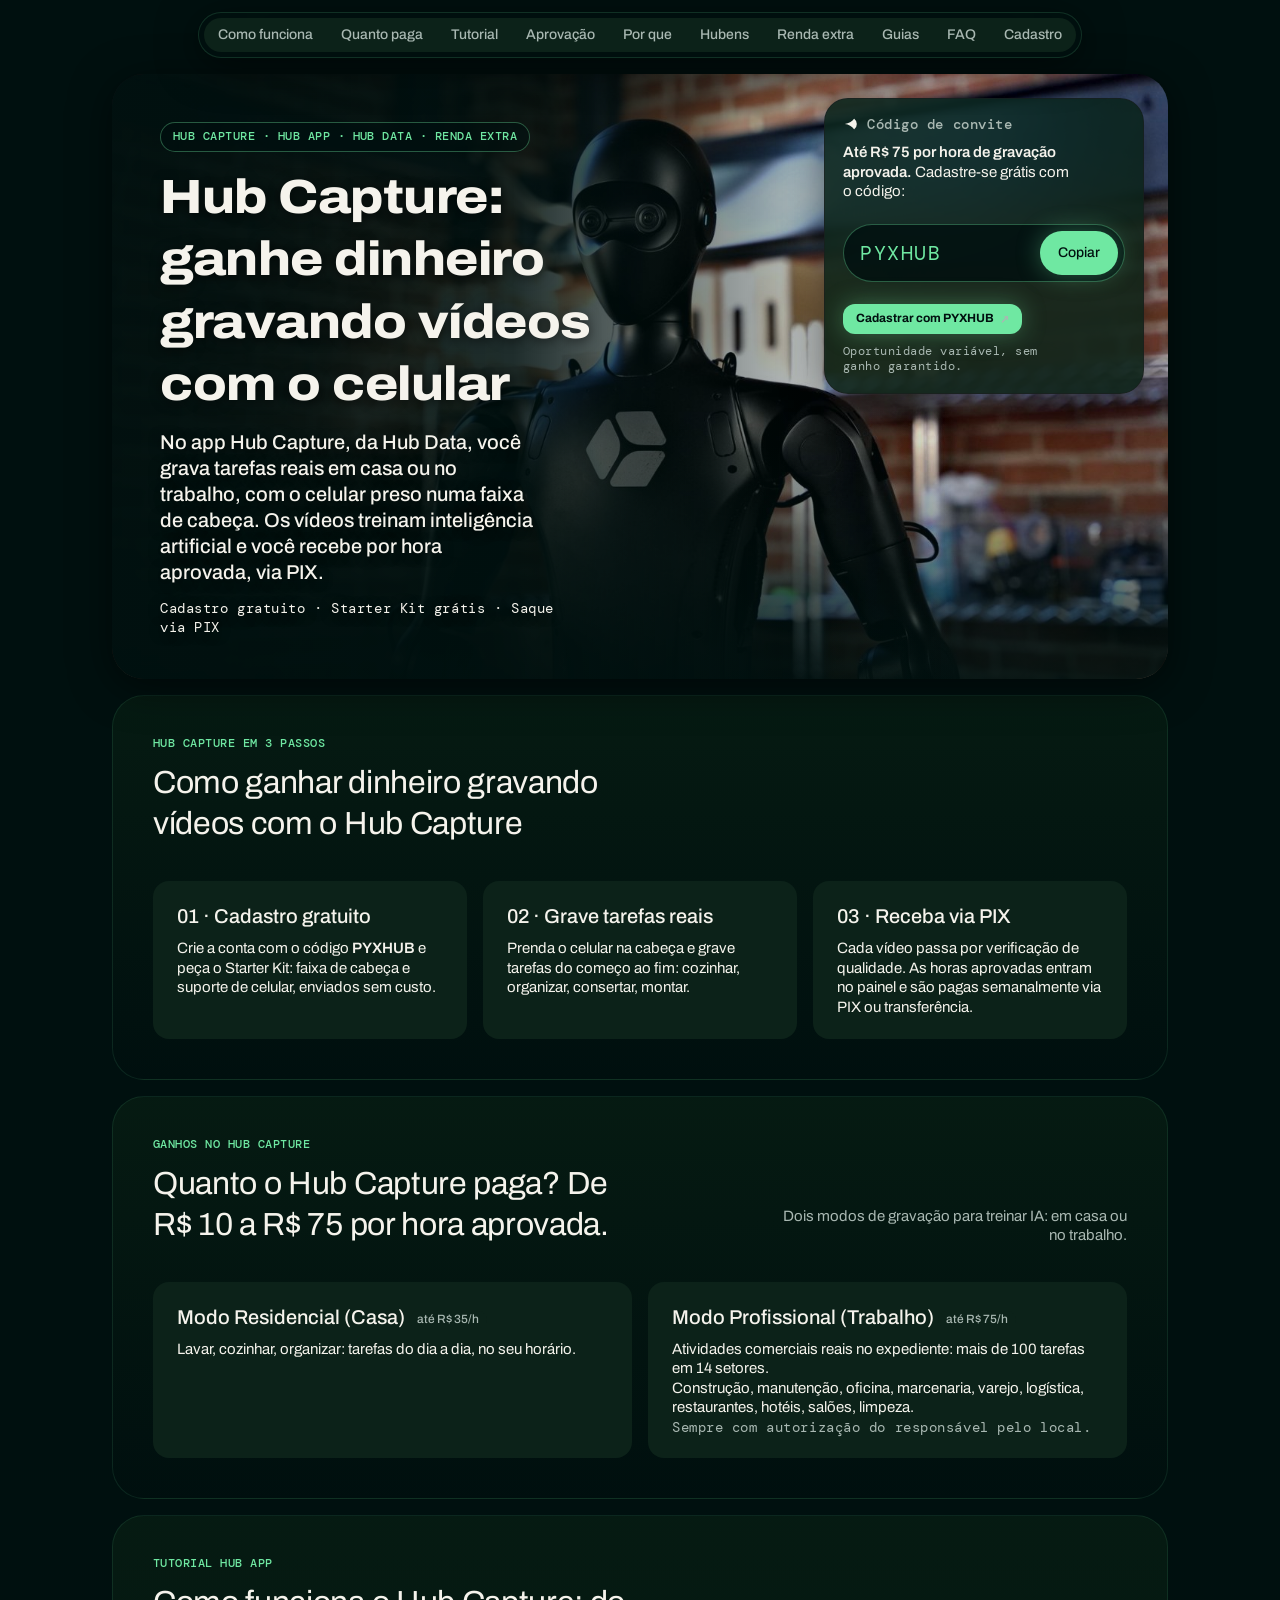
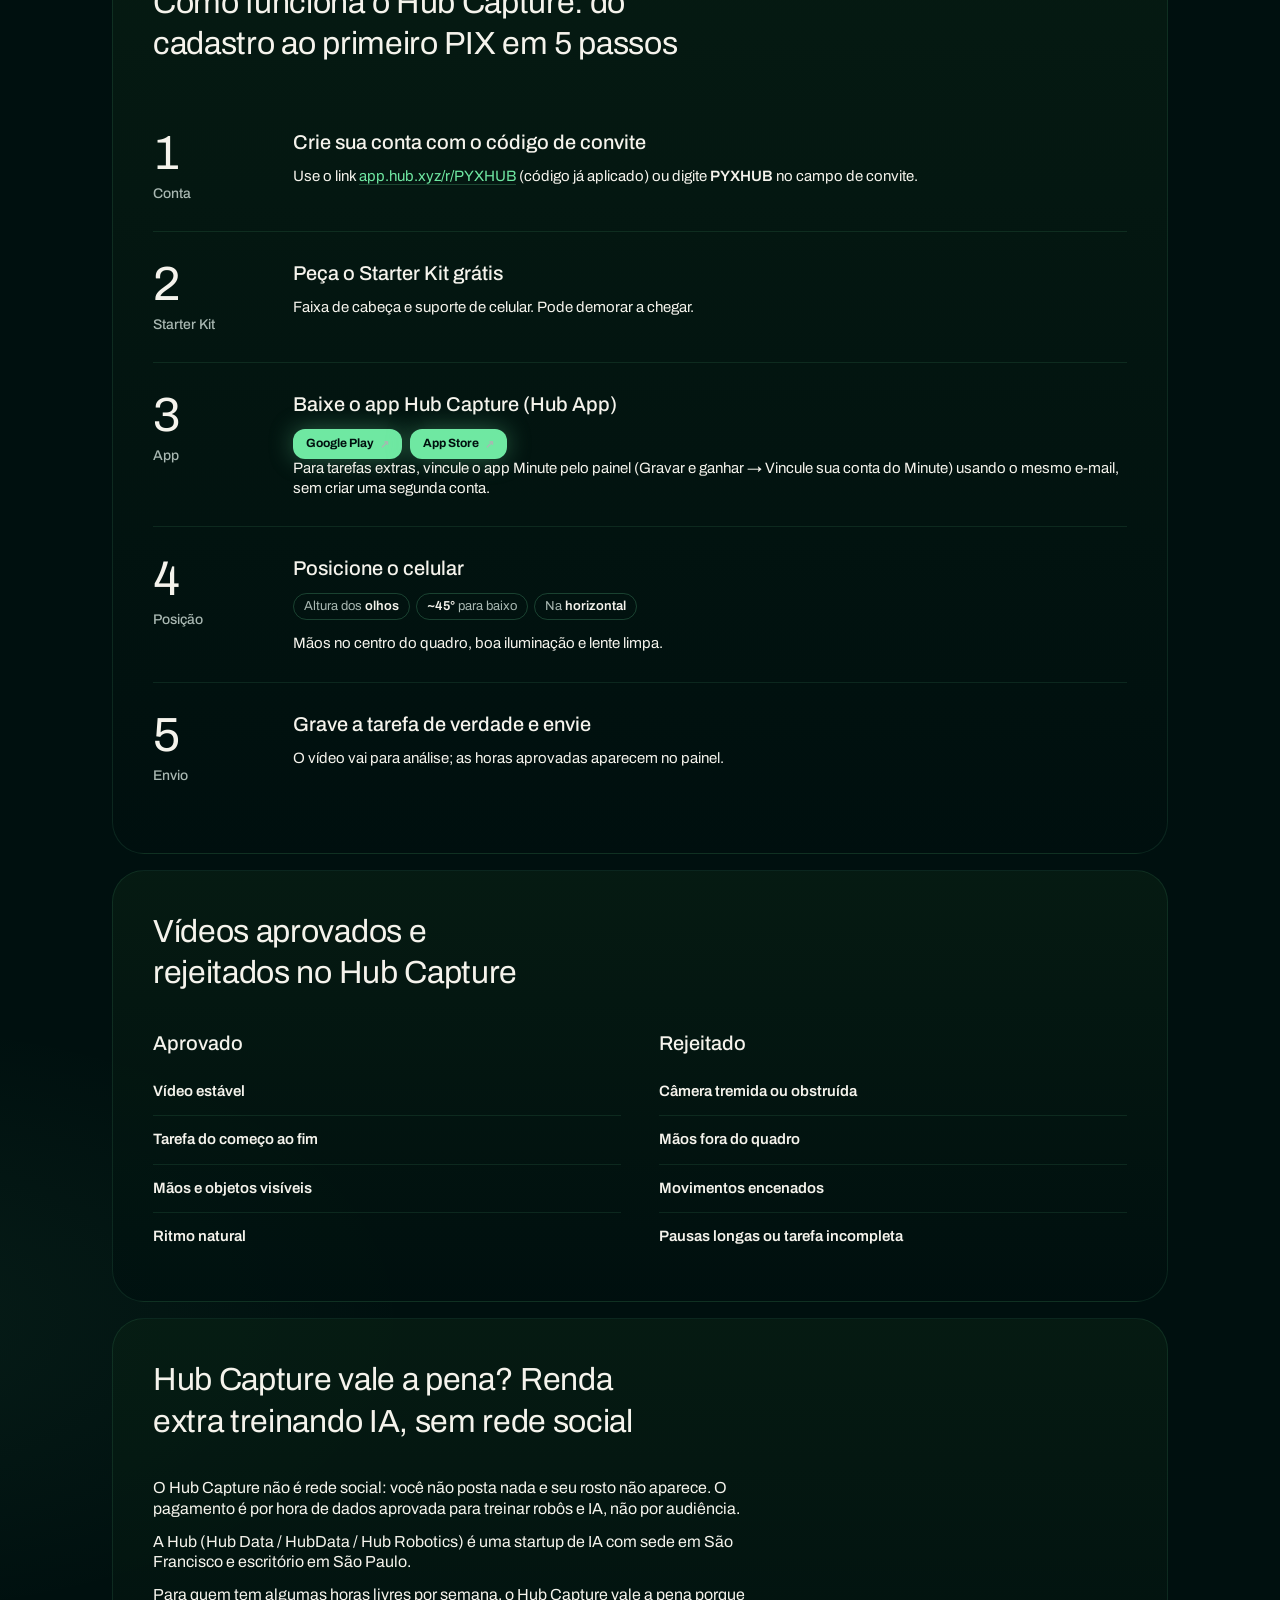
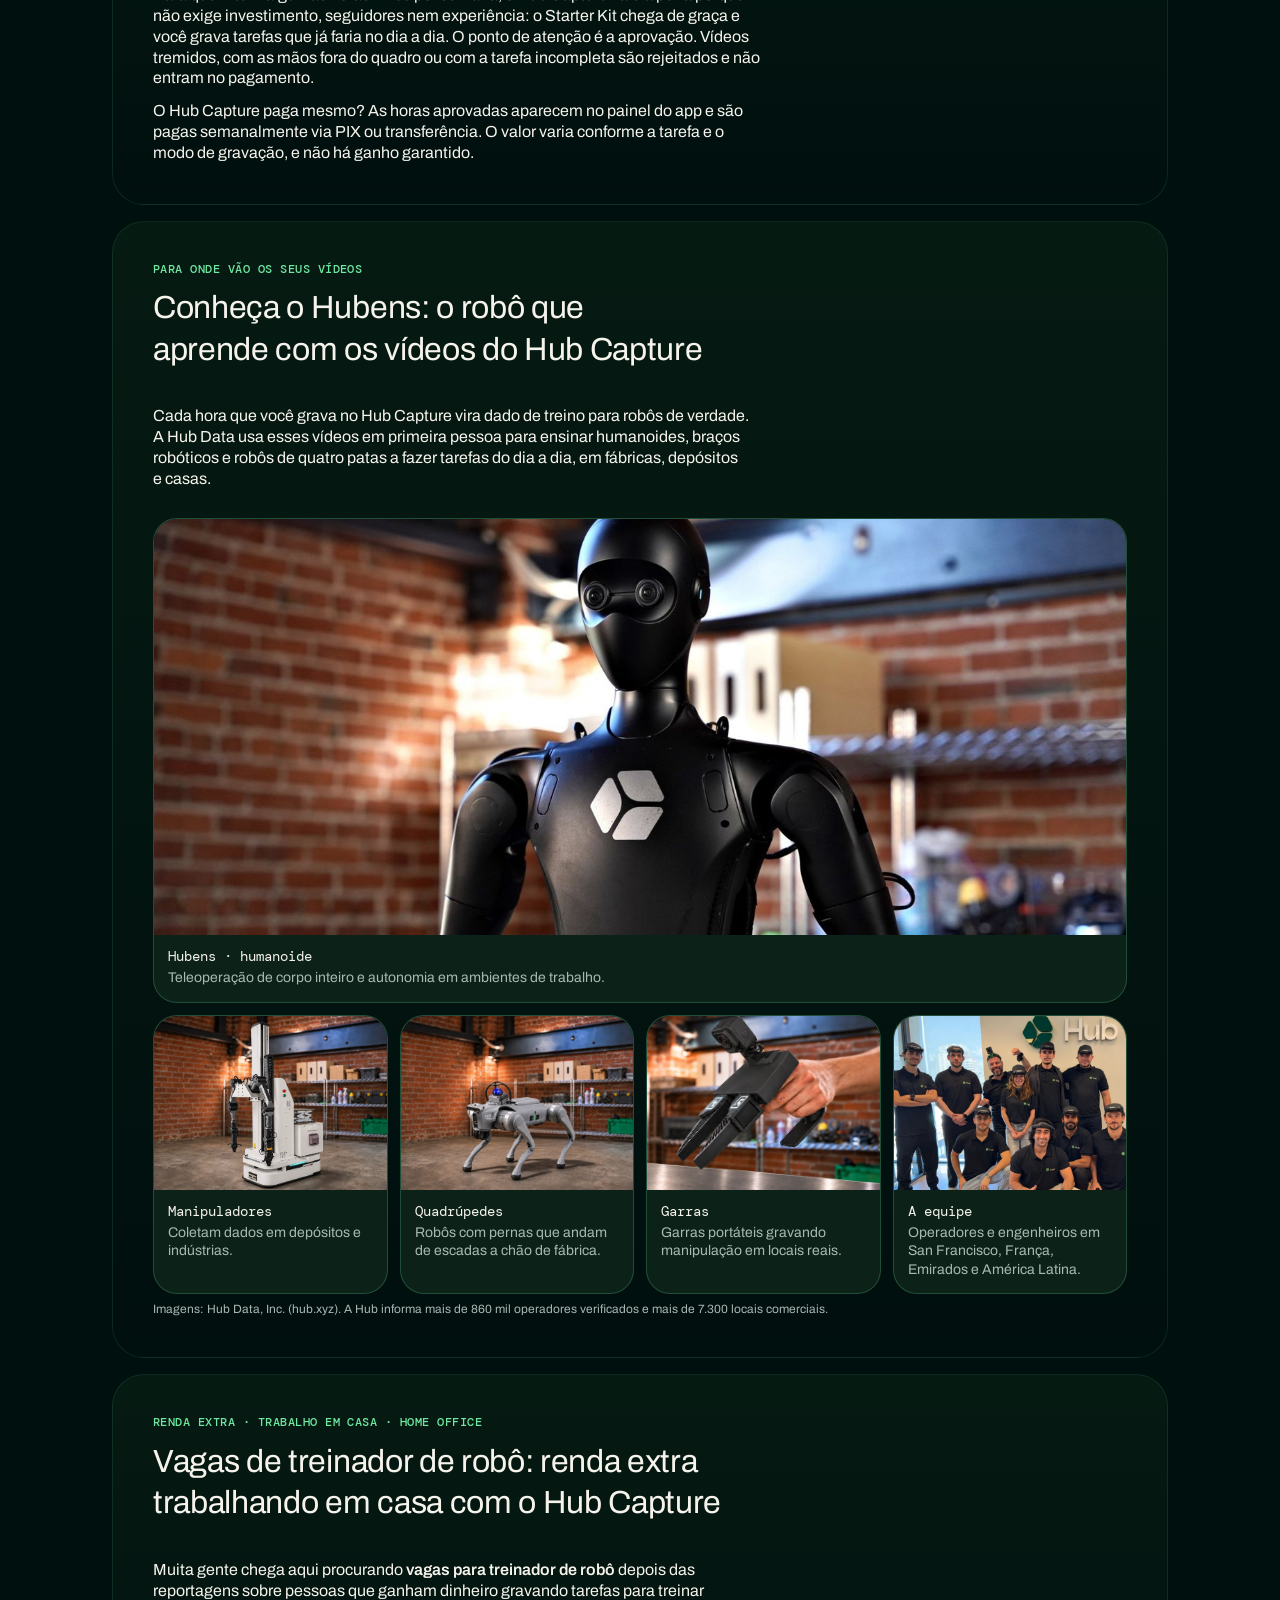
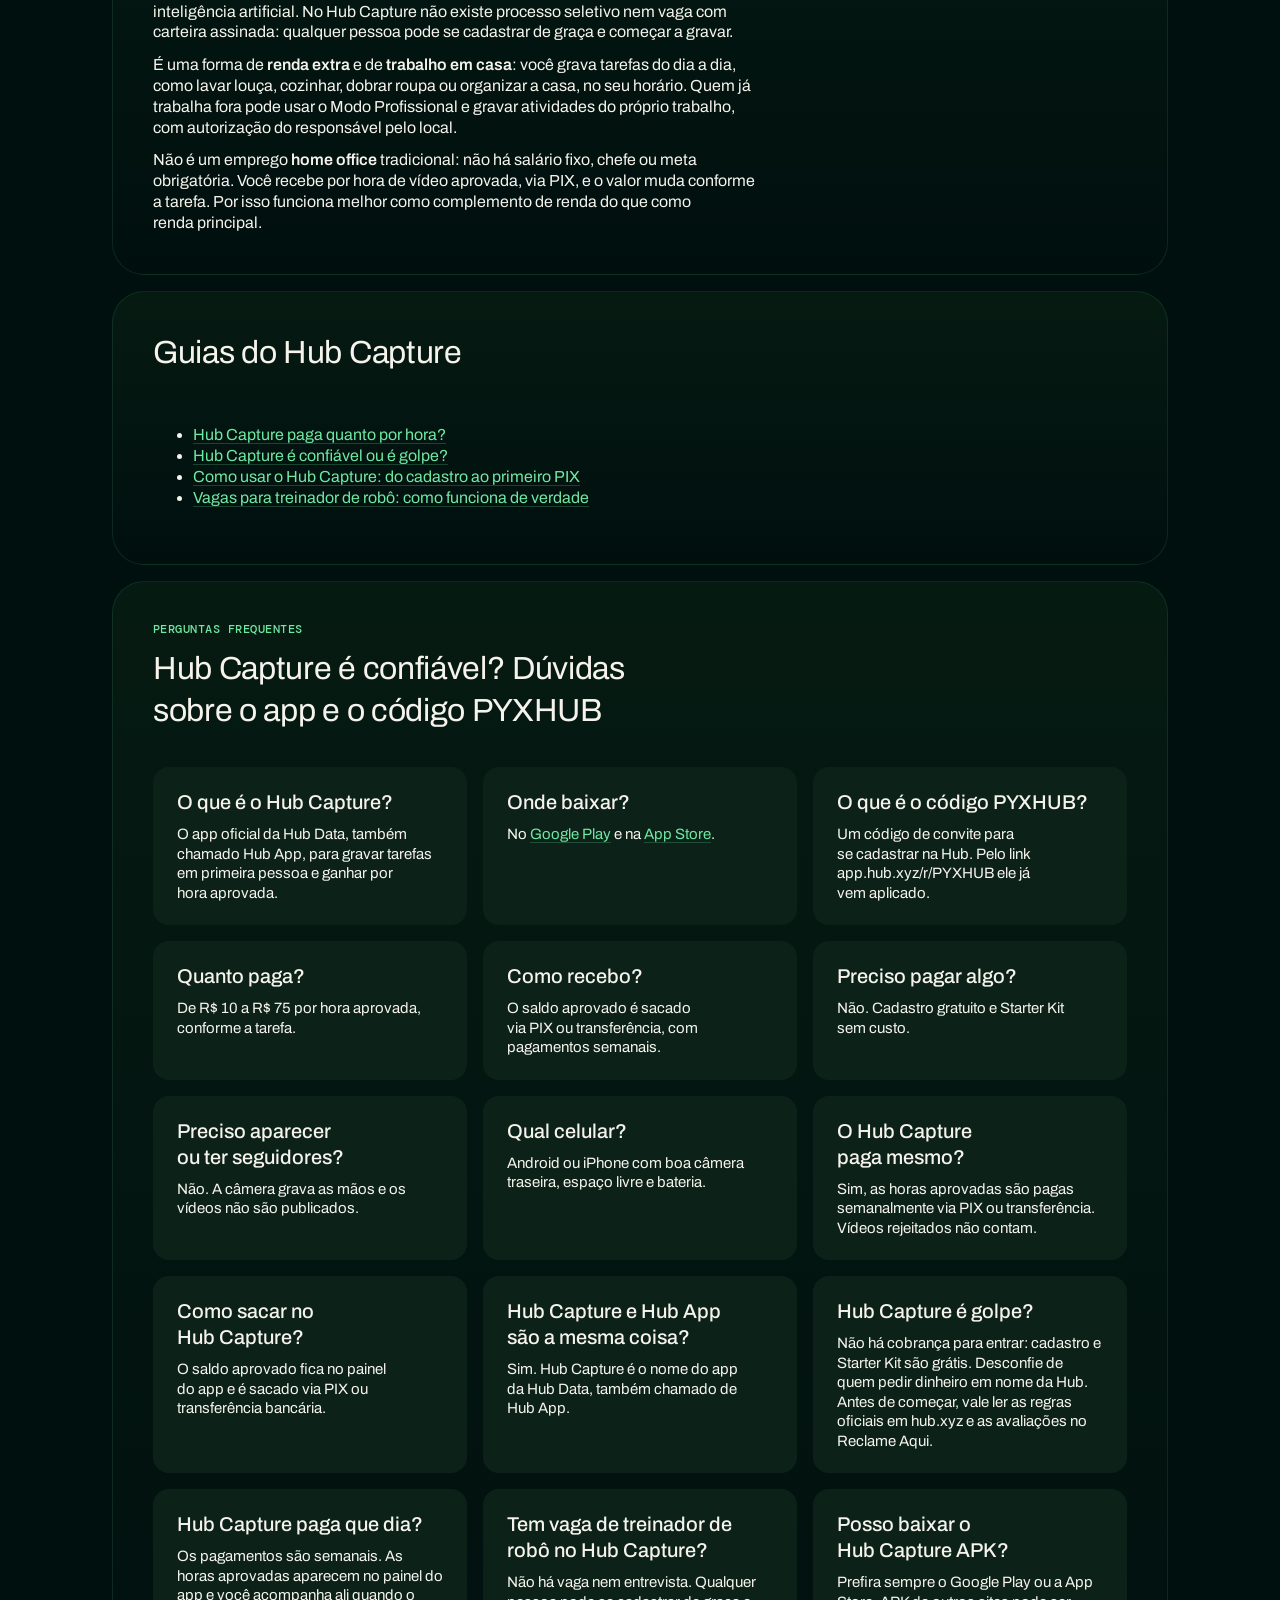
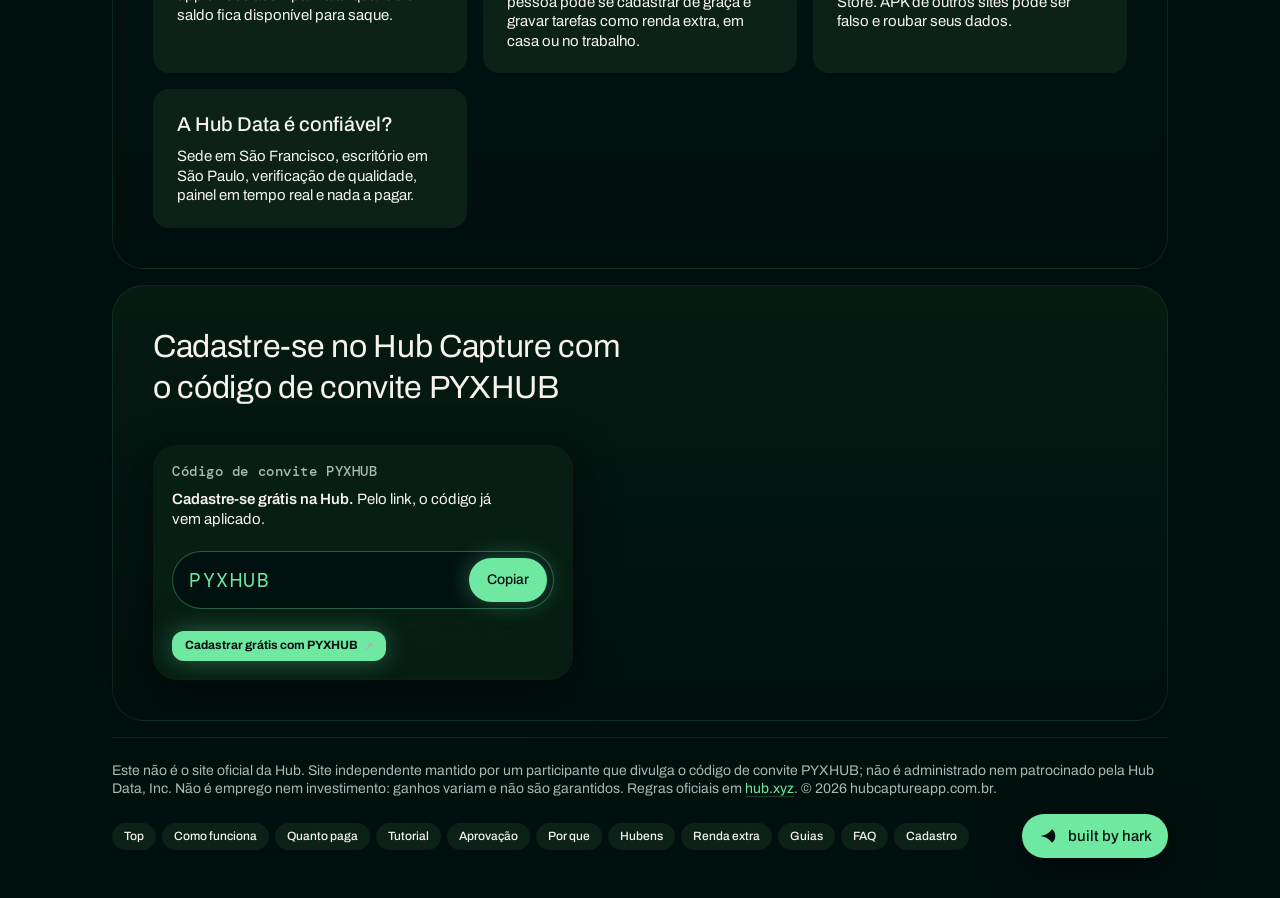
<file: index.html>
<!doctype html>
<html lang="pt-BR">
  <head>
    <meta charset="utf-8" />
    <meta name="google-site-verification" content="8yNj-5A8sgTEd74Ts4XkYS7dtiolFgVF3mQ3Z0h0gBc" />
    <meta name="theme-color" content="#00100f" />
    <meta name="viewport" content="width=device-width, initial-scale=1" />
    <title>Hub Capture App: ganhe dinheiro gravando vídeos | Código PYXHUB</title>
    <meta name="description" content="Hub Capture é o app da Hub Data que paga de R$ 10 a R$ 75 por hora aprovada para gravar tarefas em casa ou no trabalho com o celular. Renda extra e trabalho em casa treinando robôs. Cadastre-se grátis com o código PYXHUB." />
    <link rel="canonical" href="https://hubcaptureapp.com.br/" />
    <meta property="og:type" content="website" />
    <meta property="og:locale" content="pt_BR" />
    <meta property="og:site_name" content="Hub Capture App Brasil" />
    <meta property="og:url" content="https://hubcaptureapp.com.br/" />
    <meta property="og:title" content="Hub Capture App: ganhe dinheiro gravando vídeos | Código PYXHUB" />
    <meta property="og:description" content="Hub Capture é o app da Hub Data que paga de R$ 10 a R$ 75 por hora aprovada para gravar tarefas em casa ou no trabalho com o celular. Renda extra e trabalho em casa treinando robôs. Cadastre-se grátis com o código PYXHUB." />
    <meta property="og:image" content="https://hubcaptureapp.com.br/hero-hubcapture.png" />
    <meta name="twitter:card" content="summary_large_image" />
    <link rel="preconnect" href="https://fonts.googleapis.com" />
    <link rel="preconnect" href="https://fonts.gstatic.com" crossorigin />
    <link
      rel="stylesheet"
      href="https://fonts.googleapis.com/css2?family=Archivo:wdth,wght@62..125,100..900&family=DM+Mono:wght@300;400&family=Geist:wght@400;500;600&family=Geist+Mono:wght@400&display=swap"
    />
    <link rel="stylesheet" href="hark.css" />
    <link rel="stylesheet" href="hark-hero.css" />
    <link rel="stylesheet" href="/hub-theme.css?v=3" />
    <style>
      .x-code {
        display: flex;
        align-items: center;
        gap: 8px;
        margin: 12px 0;
        padding: 6px 6px 6px 16px;
        border: 1px solid var(--stroke-primary);
        border-radius: var(--r-pill);
        background: var(--fill-primary-on);
      }
      .x-code__val {
        flex: 1;
        font-family: "Geist Mono", monospace;
        font-size: var(--size-heading);
        letter-spacing: 0.08em;
        color: var(--text-primary);
      }
      .x-copy {
        min-height: var(--tap);
        padding: 0 18px;
        border: 0;
        border-radius: var(--r-pill);
        background: var(--fill-primary);
        color: var(--text-primary-on);
        font: var(--type-label);
        cursor: pointer;
        transition: opacity var(--dur-quick) var(--ease-out);
      }
      .x-copy:hover { opacity: 0.85; }
      .x-copy:focus-visible { outline: 2px solid var(--text-primary); outline-offset: 2px; }
      .x-col h3 { font: var(--type-heading); margin: 0 0 12px; color: var(--text-primary); }
    </style>
    <script type="application/ld+json">
      {
        "@context": "https://schema.org",
        "@type": "FAQPage",
        "mainEntity": [
          {"@type": "Question", "name": "O que é o Hub Capture?", "acceptedAnswer": {"@type": "Answer", "text": "É o app oficial da Hub Data, também chamado Hub App, para gravar tarefas em primeira pessoa e ganhar por hora aprovada."}},
          {"@type": "Question", "name": "Onde baixar o Hub Capture?", "acceptedAnswer": {"@type": "Answer", "text": "No Google Play (Android) e na App Store (iPhone)."}},
          {"@type": "Question", "name": "O que é o código PYXHUB?", "acceptedAnswer": {"@type": "Answer", "text": "É um código de convite para se cadastrar na Hub. Pelo link app.hub.xyz/r/PYXHUB ele já vem aplicado."}},
          {"@type": "Question", "name": "Quanto o Hub Capture paga?", "acceptedAnswer": {"@type": "Answer", "text": "De R$ 10 a R$ 75 por hora aprovada, conforme a tarefa."}},
          {"@type": "Question", "name": "Como recebo?", "acceptedAnswer": {"@type": "Answer", "text": "O saldo aprovado é sacado via PIX ou transferência, com pagamentos semanais."}},
          {"@type": "Question", "name": "Preciso pagar algo?", "acceptedAnswer": {"@type": "Answer", "text": "Não. O cadastro é gratuito e o Starter Kit é enviado sem custo."}},
          {"@type": "Question", "name": "Preciso aparecer ou ter seguidores?", "acceptedAnswer": {"@type": "Answer", "text": "Não. A câmera grava as mãos e os vídeos não são publicados."}},
          {"@type": "Question", "name": "Qual celular preciso?", "acceptedAnswer": {"@type": "Answer", "text": "Android ou iPhone com boa câmera traseira, espaço livre e bateria."}},
          {"@type": "Question", "name": "O Hub Capture paga mesmo?", "acceptedAnswer": {"@type": "Answer", "text": "Sim, as horas aprovadas são pagas semanalmente via PIX ou transferência. Vídeos rejeitados não contam."}},
          {"@type": "Question", "name": "Como sacar no Hub Capture?", "acceptedAnswer": {"@type": "Answer", "text": "O saldo aprovado fica no painel do app e é sacado via PIX ou transferência bancária."}},
          {"@type": "Question", "name": "Hub Capture e Hub App são a mesma coisa?", "acceptedAnswer": {"@type": "Answer", "text": "Sim. Hub Capture é o nome do app da Hub Data, também chamado de Hub App."}},
          {"@type": "Question", "name": "Hub Capture é golpe?", "acceptedAnswer": {"@type": "Answer", "text": "Não há cobrança para entrar: cadastro e Starter Kit são grátis. Desconfie de quem pedir dinheiro em nome da Hub. Antes de começar, vale ler as regras oficiais em hub.xyz e as avaliações no Reclame Aqui."}},
          {"@type": "Question", "name": "Hub Capture paga que dia?", "acceptedAnswer": {"@type": "Answer", "text": "Os pagamentos são semanais. As horas aprovadas aparecem no painel do app e você acompanha ali quando o saldo fica disponível para saque."}},
          {"@type": "Question", "name": "Tem vaga de treinador de robô no Hub Capture?", "acceptedAnswer": {"@type": "Answer", "text": "Não há vaga nem entrevista. Qualquer pessoa pode se cadastrar de graça e gravar tarefas como renda extra, em casa ou no trabalho."}},
          {"@type": "Question", "name": "Posso baixar o Hub Capture APK?", "acceptedAnswer": {"@type": "Answer", "text": "Prefira sempre o Google Play ou a App Store. APK de outros sites pode ser falso e roubar seus dados."}},
          {"@type": "Question", "name": "A Hub Data é confiável?", "acceptedAnswer": {"@type": "Answer", "text": "A Hub tem sede em São Francisco e escritório em São Paulo, faz verificação de qualidade, mostra o painel em tempo real e não cobra nada."}}
        ]
      }
    </script>
  </head>
  <body>
    <div class="page" id="top">
      <header class="nav glass" data-auto></header>
      <main class="main">
        <section class="hero">
          <img class="hero__img" src="/img/hubens.jpg" alt="Hubens, o robô humanoide da Hub, treinado com vídeos gravados no Hub Capture" />
          <div class="hero__copy">
            <p class="hero__eyebrow">Hub Capture · Hub App · Hub Data · renda extra</p>
            <h1>Hub Capture: ganhe dinheiro gravando vídeos com o celular</h1>
            <p class="hero__sub">No app Hub Capture, da Hub Data, você grava tarefas reais em casa ou no trabalho, com o celular preso numa faixa de cabeça. Os vídeos treinam inteligência artificial e você recebe por hora aprovada, via PIX.</p>
            <p class="hero__meta">Cadastro gratuito · Starter Kit grátis · Saque via PIX</p>
          </div>
          <aside class="callout" aria-label="Código de convite">
            <p class="callout__head"><span class="hark-mark" data-size="16"></span> Código de convite</p>
            <p class="callout__lead"><strong>Até R$ 75 por hora de gravação aprovada.</strong> Cadastre-se grátis com o código:</p>
            <div class="x-code">
              <span class="x-code__val" id="code">PYXHUB</span>
              <button class="x-copy" type="button" data-copy="PYXHUB" aria-label="Copiar o código PYXHUB">Copiar</button>
            </div>
            <a class="btn" href="https://app.hub.xyz/r/PYXHUB" target="_blank" rel="noopener">Cadastrar com PYXHUB</a>
            <p class="fineprint">Oportunidade variável, sem ganho garantido.</p>
          </aside>
        </section>

        <section class="section" id="como-funciona" data-nav="Como funciona">
          <div class="head">
            <p class="head__eyebrow">Hub Capture em 3 passos</p>
            <h2>Como ganhar dinheiro gravando vídeos com o Hub Capture</h2>
          </div>
          <div class="cards">
            <div>
              <h3>01 · Cadastro gratuito</h3>
              <p>Crie a conta com o código <strong>PYXHUB</strong> e peça o Starter Kit: faixa de cabeça e suporte de celular, enviados sem custo.</p>
            </div>
            <div>
              <h3>02 · Grave tarefas reais</h3>
              <p>Prenda o celular na cabeça e grave tarefas do começo ao fim: cozinhar, organizar, consertar, montar.</p>
            </div>
            <div>
              <h3>03 · Receba via PIX</h3>
              <p>Cada vídeo passa por verificação de qualidade. As horas aprovadas entram no painel e são pagas semanalmente via PIX ou transferência.</p>
            </div>
          </div>
        </section>

        <section class="section" id="quanto-paga" data-nav="Quanto paga">
          <div class="head">
            <p class="head__eyebrow">Ganhos no Hub Capture</p>
            <h2>Quanto o Hub Capture paga? De R$ 10 a R$ 75 por hora aprovada.</h2>
            <p class="head__sub">Dois modos de gravação para treinar IA: em casa ou no trabalho.</p>
          </div>
          <div class="cards">
            <div>
              <h3>Modo Residencial (Casa) <span class="pill">até R$ 35/h</span></h3>
              <p>Lavar, cozinhar, organizar: tarefas do dia a dia, no seu horário.</p>
            </div>
            <div>
              <h3>Modo Profissional (Trabalho) <span class="pill">até R$ 75/h</span></h3>
              <p>Atividades comerciais reais no expediente: mais de 100 tarefas em 14 setores.</p>
              <p>Construção, manutenção, oficina, marcenaria, varejo, logística, restaurantes, hotéis, salões, limpeza.</p>
              <p class="fineprint">Sempre com autorização do responsável pelo local.</p>
            </div>
          </div>
        </section>

        <section class="section" id="tutorial" data-nav="Tutorial">
          <div class="head">
            <p class="head__eyebrow">Tutorial Hub App</p>
            <h2>Como funciona o Hub Capture: do cadastro ao primeiro PIX em 5 passos</h2>
          </div>
          <div class="steps">
            <article class="step">
              <div class="step__intro"><p class="step__num">1</p><p class="step__eyebrow">Conta</p></div>
              <div>
                <h3>Crie sua conta com o código de convite</h3>
                <p>Use o link <a class="link" href="https://app.hub.xyz/r/PYXHUB" target="_blank" rel="noopener">app.hub.xyz/r/PYXHUB</a> (código já aplicado) ou digite <strong>PYXHUB</strong> no campo de convite.</p>
              </div>
            </article>
            <article class="step">
              <div class="step__intro"><p class="step__num">2</p><p class="step__eyebrow">Starter Kit</p></div>
              <div>
                <h3>Peça o Starter Kit grátis</h3>
                <p>Faixa de cabeça e suporte de celular. Pode demorar a chegar.</p>
              </div>
            </article>
            <article class="step">
              <div class="step__intro"><p class="step__num">3</p><p class="step__eyebrow">App</p></div>
              <div>
                <h3>Baixe o app Hub Capture (Hub App)</h3>
                <div class="links">
                  <a class="btn" href="https://play.google.com/store/apps/details?id=xyz.hub.mobile&amp;hl=pt_BR" target="_blank" rel="noopener">Google Play</a>
                  <a class="btn" href="https://apps.apple.com/br/app/hub-capture/id6772285040" target="_blank" rel="noopener">App Store</a>
                </div>
                <p>Para tarefas extras, vincule o app Minute pelo painel (Gravar e ganhar → Vincule sua conta do Minute) usando o mesmo e-mail, sem criar uma segunda conta.</p>
              </div>
            </article>
            <article class="step">
              <div class="step__intro"><p class="step__num">4</p><p class="step__eyebrow">Posição</p></div>
              <div>
                <h3>Posicione o celular</h3>
                <ul class="step__pills">
                  <li>Altura dos <b>olhos</b></li>
                  <li><b>~45°</b> para baixo</li>
                  <li>Na <b>horizontal</b></li>
                </ul>
                <p>Mãos no centro do quadro, boa iluminação e lente limpa.</p>
              </div>
            </article>
            <article class="step">
              <div class="step__intro"><p class="step__num">5</p><p class="step__eyebrow">Envio</p></div>
              <div>
                <h3>Grave a tarefa de verdade e envie</h3>
                <p>O vídeo vai para análise; as horas aprovadas aparecem no painel.</p>
              </div>
            </article>
          </div>
        </section>

        <section class="section" id="aprovacao" data-nav="Aprovação">
          <div class="head">
            <h2>Vídeos aprovados e rejeitados no Hub Capture</h2>
          </div>
          <div class="pair">
            <div class="x-col">
              <h3>Aprovado</h3>
              <ul class="checklist">
                <li><span class="checklist__item">Vídeo estável</span></li>
                <li><span class="checklist__item">Tarefa do começo ao fim</span></li>
                <li><span class="checklist__item">Mãos e objetos visíveis</span></li>
                <li><span class="checklist__item">Ritmo natural</span></li>
              </ul>
            </div>
            <div class="x-col">
              <h3>Rejeitado</h3>
              <ul class="checklist">
                <li><span class="checklist__item">Câmera tremida ou obstruída</span></li>
                <li><span class="checklist__item">Mãos fora do quadro</span></li>
                <li><span class="checklist__item">Movimentos encenados</span></li>
                <li><span class="checklist__item">Pausas longas ou tarefa incompleta</span></li>
              </ul>
            </div>
          </div>
        </section>

        <section class="section" id="diferente" data-nav="Por que">
          <div class="head">
            <h2>Hub Capture vale a pena? Renda extra treinando IA, sem rede social</h2>
          </div>
          <div class="prose">
            <p>O Hub Capture não é rede social: você não posta nada e seu rosto não aparece. O pagamento é por hora de dados aprovada para treinar robôs e IA, não por audiência.</p>
            <p>A Hub (Hub Data / HubData / Hub Robotics) é uma startup de IA com sede em São Francisco e escritório em São Paulo.</p>
            <p>Para quem tem algumas horas livres por semana, o Hub Capture vale a pena porque não exige investimento, seguidores nem experiência: o Starter Kit chega de graça e você grava tarefas que já faria no dia a dia. O ponto de atenção é a aprovação. Vídeos tremidos, com as mãos fora do quadro ou com a tarefa incompleta são rejeitados e não entram no pagamento.</p>
            <p>O Hub Capture paga mesmo? As horas aprovadas aparecem no painel do app e são pagas semanalmente via PIX ou transferência. O valor varia conforme a tarefa e o modo de gravação, e não há ganho garantido.</p>
          </div>
        </section>

        <section class="section" id="hubens" data-nav="Hubens">
          <div class="head">
            <p class="head__eyebrow">Para onde vão os seus vídeos</p>
            <h2>Conheça o Hubens: o robô que aprende com os vídeos do Hub Capture</h2>
          </div>
          <div class="prose"><p>Cada hora que você grava no Hub Capture vira dado de treino para robôs de verdade. A Hub Data usa esses vídeos em primeira pessoa para ensinar humanoides, braços robóticos e robôs de quatro patas a fazer tarefas do dia a dia, em fábricas, depósitos e casas.</p></div>
          <div class="robots">
            <figure class="robot robot--wide"><img src="/img/hubens.jpg" alt="Robô humanoide Hubens com o logo da Hub no peito" loading="lazy" /><figcaption><b>Hubens · humanoide</b>Teleoperação de corpo inteiro e autonomia em ambientes de trabalho.</figcaption></figure>
            <figure class="robot"><img src="/img/manipulador.jpg" alt="Manipulador móvel de dois braços da Hub" loading="lazy" /><figcaption><b>Manipuladores</b>Coletam dados em depósitos e indústrias.</figcaption></figure>
            <figure class="robot"><img src="/img/quadrupede.jpg" alt="Robô quadrúpede da Hub" loading="lazy" /><figcaption><b>Quadrúpedes</b>Robôs com pernas que andam de escadas a chão de fábrica.</figcaption></figure>
            <figure class="robot"><img src="/img/garra.jpg" alt="Garra robótica portátil com câmera" loading="lazy" /><figcaption><b>Garras</b>Garras portáteis gravando manipulação em locais reais.</figcaption></figure>
            <figure class="robot"><img src="/img/equipe.jpg" alt="Equipe da Hub com equipamentos de captura na cabeça" loading="lazy" /><figcaption><b>A equipe</b>Operadores e engenheiros em San Francisco, França, Emirados e América Latina.</figcaption></figure>
          </div>
          <p class="credit">Imagens: Hub Data, Inc. (hub.xyz). A Hub informa mais de 860 mil operadores verificados e mais de 7.300 locais comerciais.</p>
        </section>

        <section class="section" id="trabalho-em-casa" data-nav="Renda extra">
          <div class="head">
            <p class="head__eyebrow">Renda extra · trabalho em casa · home office</p>
            <h2>Vagas de treinador de robô: renda extra trabalhando em casa com o Hub Capture</h2>
          </div>
          <div class="prose">
            <p>Muita gente chega aqui procurando <strong>vagas para treinador de robô</strong> depois das reportagens sobre pessoas que ganham dinheiro gravando tarefas para treinar inteligência artificial. No Hub Capture não existe processo seletivo nem vaga com carteira assinada: qualquer pessoa pode se cadastrar de graça e começar a gravar.</p>
            <p>É uma forma de <strong>renda extra</strong> e de <strong>trabalho em casa</strong>: você grava tarefas do dia a dia, como lavar louça, cozinhar, dobrar roupa ou organizar a casa, no seu horário. Quem já trabalha fora pode usar o Modo Profissional e gravar atividades do próprio trabalho, com autorização do responsável pelo local.</p>
            <p>Não é um emprego <strong>home office</strong> tradicional: não há salário fixo, chefe ou meta obrigatória. Você recebe por hora de vídeo aprovada, via PIX, e o valor muda conforme a tarefa. Por isso funciona melhor como complemento de renda do que como renda principal.</p>
          </div>
        </section>

        <section class="section" id="guias" data-nav="Guias"><div class="head"><h2>Guias do Hub Capture</h2></div><div class="prose"><ul><li><a class="link" href="/hub-capture-quanto-paga/">Hub Capture paga quanto por hora?</a></li><li><a class="link" href="/hub-capture-e-confiavel/">Hub Capture é confiável ou é golpe?</a></li><li><a class="link" href="/como-usar-hub-capture/">Como usar o Hub Capture: do cadastro ao primeiro PIX</a></li><li><a class="link" href="/vagas-treinador-de-robo/">Vagas para treinador de robô: como funciona de verdade</a></li></ul></div></section>

        <section class="section" id="faq" data-nav="FAQ">
          <div class="head">
            <p class="head__eyebrow">Perguntas frequentes</p>
            <h2>Hub Capture é confiável? Dúvidas sobre o app e o código PYXHUB</h2>
          </div>
          <div class="cards">
            <div><h3>O que é o Hub Capture?</h3><p>O app oficial da Hub Data, também chamado Hub App, para gravar tarefas em primeira pessoa e ganhar por hora aprovada.</p></div>
            <div><h3>Onde baixar?</h3><p>No <a class="link" href="https://play.google.com/store/apps/details?id=xyz.hub.mobile&amp;hl=pt_BR" target="_blank" rel="noopener">Google Play</a> e na <a class="link" href="https://apps.apple.com/br/app/hub-capture/id6772285040" target="_blank" rel="noopener">App Store</a>.</p></div>
            <div><h3>O que é o código PYXHUB?</h3><p>Um código de convite para se cadastrar na Hub. Pelo link app.hub.xyz/r/PYXHUB ele já vem aplicado.</p></div>
            <div><h3>Quanto paga?</h3><p>De R$ 10 a R$ 75 por hora aprovada, conforme a tarefa.</p></div>
            <div><h3>Como recebo?</h3><p>O saldo aprovado é sacado via PIX ou transferência, com pagamentos semanais.</p></div>
            <div><h3>Preciso pagar algo?</h3><p>Não. Cadastro gratuito e Starter Kit sem custo.</p></div>
            <div><h3>Preciso aparecer ou ter seguidores?</h3><p>Não. A câmera grava as mãos e os vídeos não são publicados.</p></div>
            <div><h3>Qual celular?</h3><p>Android ou iPhone com boa câmera traseira, espaço livre e bateria.</p></div>
            <div><h3>O Hub Capture paga mesmo?</h3><p>Sim, as horas aprovadas são pagas semanalmente via PIX ou transferência. Vídeos rejeitados não contam.</p></div>
            <div><h3>Como sacar no Hub Capture?</h3><p>O saldo aprovado fica no painel do app e é sacado via PIX ou transferência bancária.</p></div>
            <div><h3>Hub Capture e Hub App são a mesma coisa?</h3><p>Sim. Hub Capture é o nome do app da Hub Data, também chamado de Hub App.</p></div>
            <div><h3>Hub Capture é golpe?</h3><p>Não há cobrança para entrar: cadastro e Starter Kit são grátis. Desconfie de quem pedir dinheiro em nome da Hub. Antes de começar, vale ler as regras oficiais em hub.xyz e as avaliações no Reclame Aqui.</p></div>
            <div><h3>Hub Capture paga que dia?</h3><p>Os pagamentos são semanais. As horas aprovadas aparecem no painel do app e você acompanha ali quando o saldo fica disponível para saque.</p></div>
            <div><h3>Tem vaga de treinador de robô no Hub Capture?</h3><p>Não há vaga nem entrevista. Qualquer pessoa pode se cadastrar de graça e gravar tarefas como renda extra, em casa ou no trabalho.</p></div>
            <div><h3>Posso baixar o Hub Capture APK?</h3><p>Prefira sempre o Google Play ou a App Store. APK de outros sites pode ser falso e roubar seus dados.</p></div>
            <div><h3>A Hub Data é confiável?</h3><p>Sede em São Francisco, escritório em São Paulo, verificação de qualidade, painel em tempo real e nada a pagar.</p></div>
          </div>
        </section>

        <section class="section" id="cadastro" data-nav="Cadastro">
          <div class="head">
            <h2>Cadastre-se no Hub Capture com o código de convite PYXHUB</h2>
          </div>
          <aside class="callout" aria-label="Cadastro">
            <p class="callout__head">Código de convite PYXHUB</p>
            <p class="callout__lead"><strong>Cadastre-se grátis na Hub.</strong> Pelo link, o código já vem aplicado.</p>
            <div class="x-code">
              <span class="x-code__val">PYXHUB</span>
              <button class="x-copy" type="button" data-copy="PYXHUB" aria-label="Copiar o código PYXHUB">Copiar</button>
            </div>
            <a class="btn" href="https://app.hub.xyz/r/PYXHUB" target="_blank" rel="noopener">Cadastrar grátis com PYXHUB</a>
          </aside>
        </section>
      </main>
      <footer class="foot">
        <p>Este não é o site oficial da Hub. Site independente mantido por um participante que divulga o código de convite PYXHUB; não é administrado nem patrocinado pela Hub Data, Inc. Não é emprego nem investimento: ganhos variam e não são garantidos. Regras oficiais em <a class="link" href="https://hub.xyz" target="_blank" rel="noopener">hub.xyz</a>. © 2026 hubcaptureapp.com.br.</p>
        <nav aria-label="Voltar às seções" data-auto></nav>
        <a class="badge" href="https://hark.com/" target="_blank" rel="noopener"><span class="hark-mark"></span><span>built by hark</span></a>
      </footer>
    </div>
    <script src="hark.js"></script>
    <script>
      document.querySelectorAll(".x-copy").forEach(function (b) {
        b.addEventListener("click", function () {
          var code = b.getAttribute("data-copy");
          function done() {
            b.textContent = "Copiado!";
            setTimeout(function () { b.textContent = "Copiar"; }, 2000);
          }
          if (navigator.clipboard && navigator.clipboard.writeText) {
            navigator.clipboard.writeText(code).then(done, fallback);
          } else {
            fallback();
          }
          function fallback() {
            var t = document.createElement("textarea");
            t.value = code;
            t.setAttribute("readonly", "");
            t.style.position = "absolute";
            t.style.left = "-9999px";
            document.body.appendChild(t);
            t.select();
            try { document.execCommand("copy"); done(); } catch (e) {}
            document.body.removeChild(t);
          }
        });
      });
    </script>
  </body>
</html>
</file>
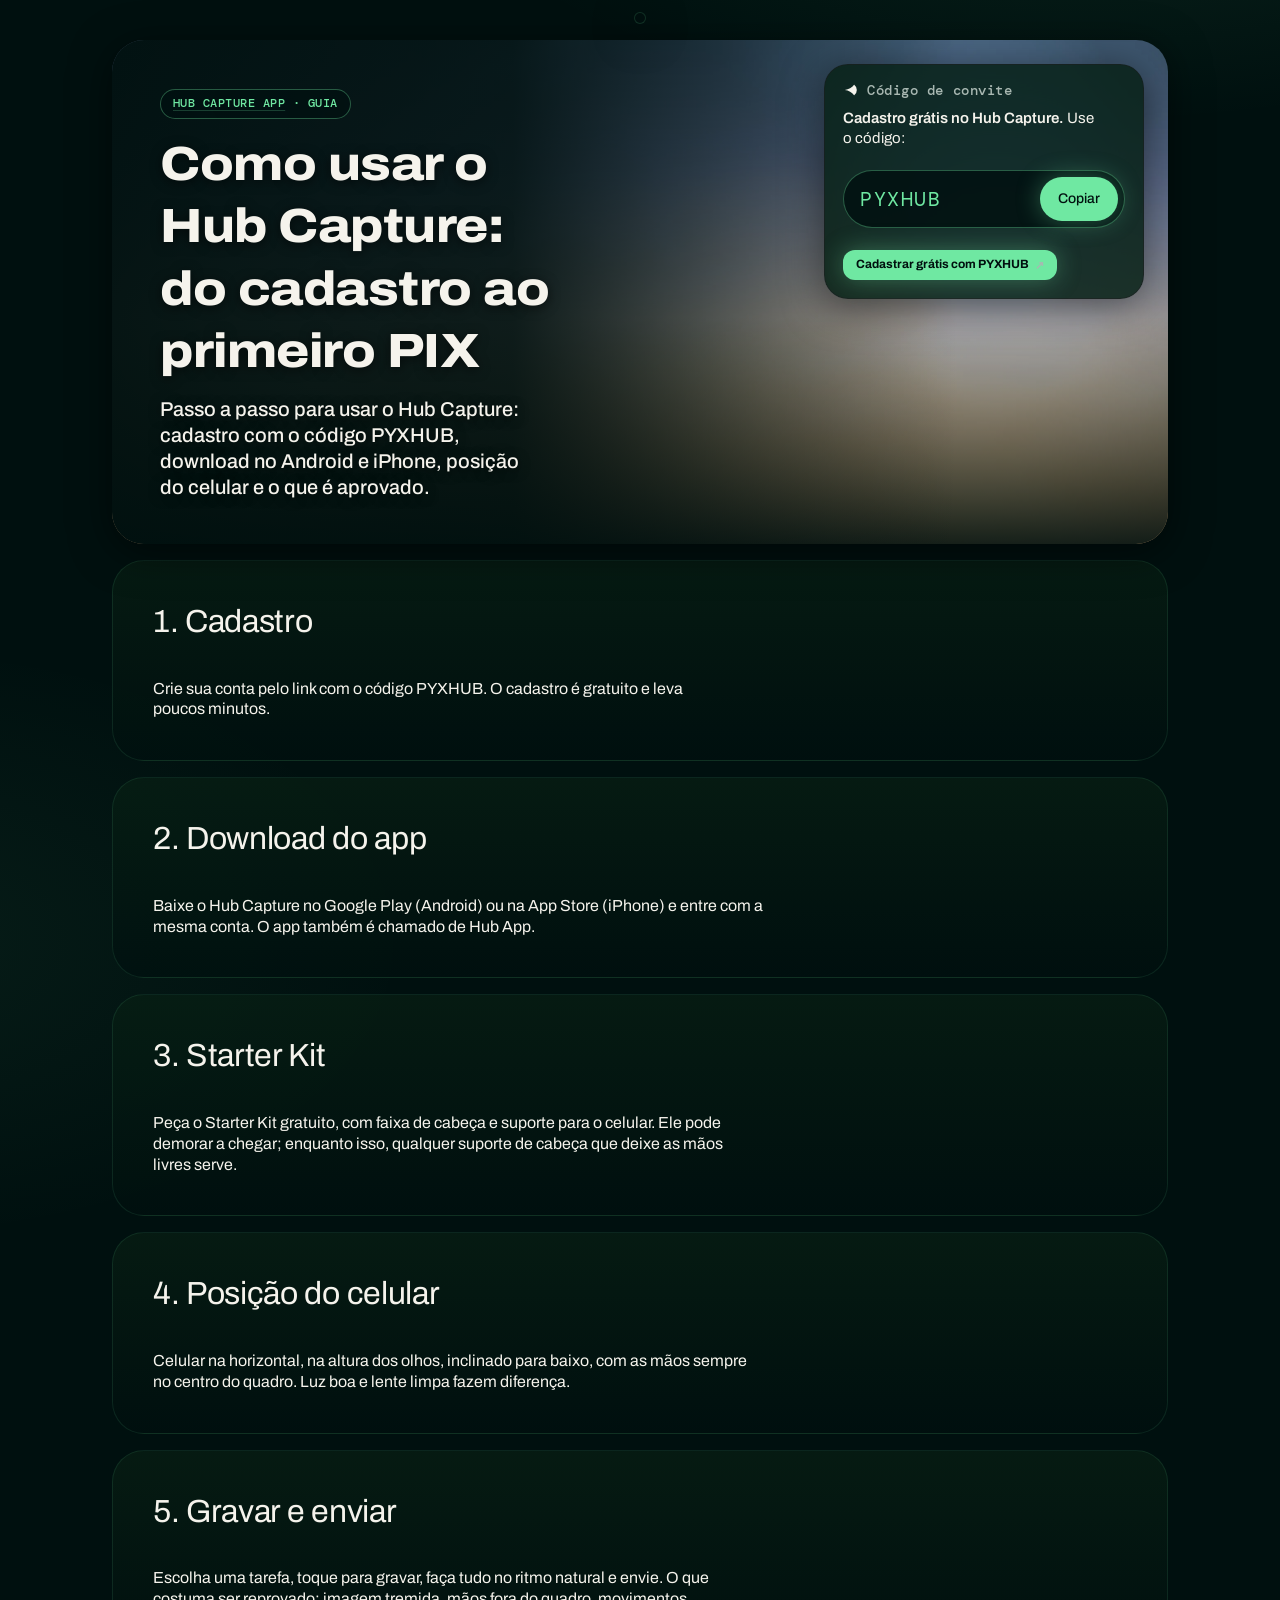
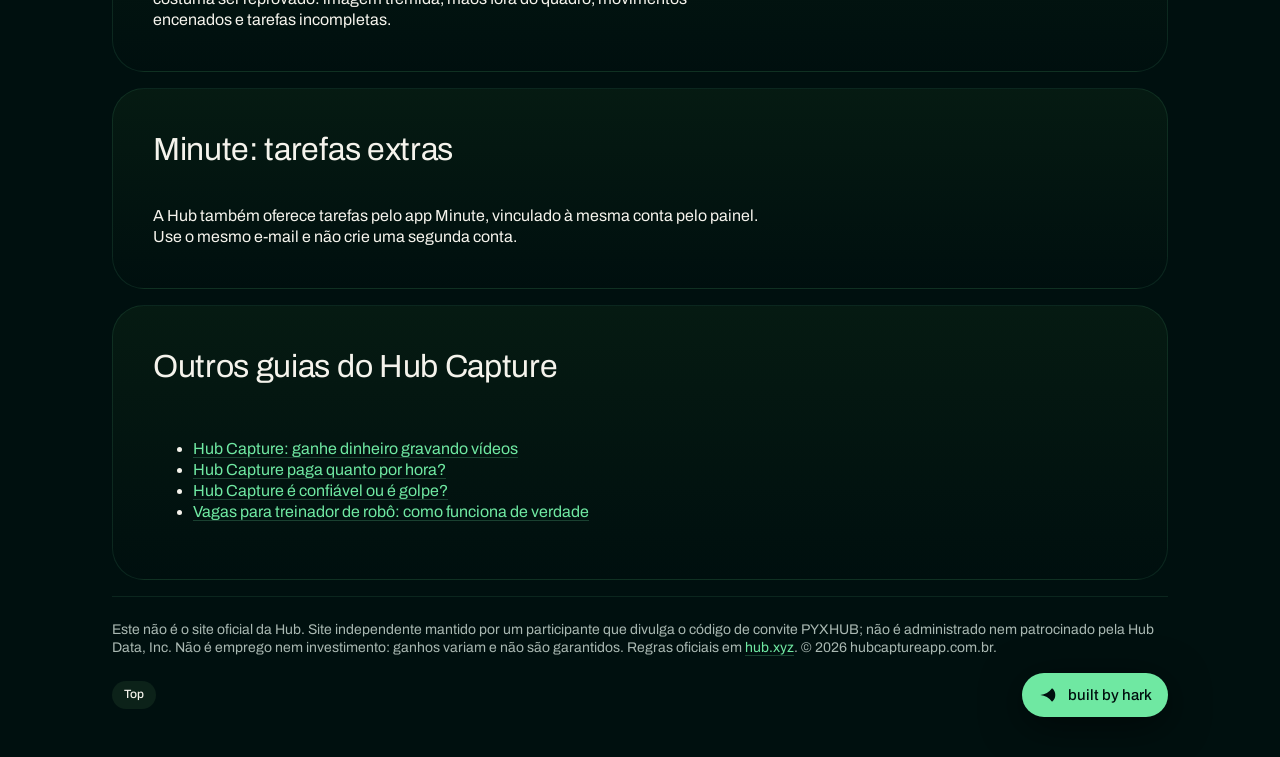
<file: como-usar-hub-capture/index.html>
<!doctype html>
<html lang="pt-BR">
  <head>
    <meta charset="utf-8" />
    <meta name="theme-color" content="#00100f" />
    <meta name="viewport" content="width=device-width, initial-scale=1" />
    <title>Como usar o Hub Capture: cadastro, download e primeira gravação</title>
    <meta name="description" content="Passo a passo para usar o Hub Capture: cadastro com o código PYXHUB, download no Android e iPhone, posição do celular e o que é aprovado." />
    <link rel="canonical" href="https://hubcaptureapp.com.br/como-usar-hub-capture/" />
    <meta property="og:type" content="article" /><meta property="og:locale" content="pt_BR" />
    <meta property="og:url" content="https://hubcaptureapp.com.br/como-usar-hub-capture/" /><meta property="og:title" content="Como usar o Hub Capture: cadastro, download e primeira gravação" />
    <meta property="og:description" content="Passo a passo para usar o Hub Capture: cadastro com o código PYXHUB, download no Android e iPhone, posição do celular e o que é aprovado." />
    <meta property="og:image" content="https://hubcaptureapp.com.br/hero-hubcapture.png" />
    <link rel="preconnect" href="https://fonts.googleapis.com" />
    <link rel="preconnect" href="https://fonts.gstatic.com" crossorigin />
    <link
      rel="stylesheet"
      href="https://fonts.googleapis.com/css2?family=Archivo:wdth,wght@62..125,100..900&family=DM+Mono:wght@300;400&family=Geist:wght@400;500;600&family=Geist+Mono:wght@400&display=swap"
    />
    <link rel="stylesheet" href="/hark.css" />
    <link rel="stylesheet" href="/hark-hero.css" />
    <link rel="stylesheet" href="/hub-theme.css?v=3" />
    <style>
      .x-code {
        display: flex;
        align-items: center;
        gap: 8px;
        margin: 12px 0;
        padding: 6px 6px 6px 16px;
        border: 1px solid var(--stroke-primary);
        border-radius: var(--r-pill);
        background: var(--fill-primary-on);
      }
      .x-code__val {
        flex: 1;
        font-family: "Geist Mono", monospace;
        font-size: var(--size-heading);
        letter-spacing: 0.08em;
        color: var(--text-primary);
      }
      .x-copy {
        min-height: var(--tap);
        padding: 0 18px;
        border: 0;
        border-radius: var(--r-pill);
        background: var(--fill-primary);
        color: var(--text-primary-on);
        font: var(--type-label);
        cursor: pointer;
        transition: opacity var(--dur-quick) var(--ease-out);
      }
      .x-copy:hover { opacity: 0.85; }
      .x-copy:focus-visible { outline: 2px solid var(--text-primary); outline-offset: 2px; }
      .x-col h3 { font: var(--type-heading); margin: 0 0 12px; color: var(--text-primary); }
    </style>
    <script type="application/ld+json">{"@context": "https://schema.org", "@type": "FAQPage", "mainEntity": [{"@type": "Question", "name": "1. Cadastro", "acceptedAnswer": {"@type": "Answer", "text": "Crie sua conta pelo link com o código PYXHUB. O cadastro é gratuito e leva poucos minutos."}}, {"@type": "Question", "name": "2. Download do app", "acceptedAnswer": {"@type": "Answer", "text": "Baixe o Hub Capture no Google Play (Android) ou na App Store (iPhone) e entre com a mesma conta. O app também é chamado de Hub App."}}, {"@type": "Question", "name": "3. Starter Kit", "acceptedAnswer": {"@type": "Answer", "text": "Peça o Starter Kit gratuito, com faixa de cabeça e suporte para o celular. Ele pode demorar a chegar; enquanto isso, qualquer suporte de cabeça que deixe as mãos livres serve."}}, {"@type": "Question", "name": "4. Posição do celular", "acceptedAnswer": {"@type": "Answer", "text": "Celular na horizontal, na altura dos olhos, inclinado para baixo, com as mãos sempre no centro do quadro. Luz boa e lente limpa fazem diferença."}}, {"@type": "Question", "name": "5. Gravar e enviar", "acceptedAnswer": {"@type": "Answer", "text": "Escolha uma tarefa, toque para gravar, faça tudo no ritmo natural e envie. O que costuma ser reprovado: imagem tremida, mãos fora do quadro, movimentos encenados e tarefas incompletas."}}, {"@type": "Question", "name": "Minute: tarefas extras", "acceptedAnswer": {"@type": "Answer", "text": "A Hub também oferece tarefas pelo app Minute, vinculado à mesma conta pelo painel. Use o mesmo e-mail e não crie uma segunda conta."}}]}</script>
  </head>
  <body>
    <div class="page" id="top">
      <header class="nav glass" data-auto></header>
      <main class="main">
        <section class="hero">
          <div class="hero__copy">
            <p class="hero__eyebrow"><a class="link" href="/">Hub Capture App</a> · Guia</p>
            <h1>Como usar o Hub Capture: do cadastro ao primeiro PIX</h1>
            <p class="hero__sub">Passo a passo para usar o Hub Capture: cadastro com o código PYXHUB, download no Android e iPhone, posição do celular e o que é aprovado.</p>
          </div>
          <aside class="callout" aria-label="Código de convite">
            <p class="callout__head"><span class="hark-mark" data-size="16"></span> Código de convite</p>
            <p class="callout__lead"><strong>Cadastro grátis no Hub Capture.</strong> Use o código:</p>
            <div class="x-code"><span class="x-code__val">PYXHUB</span><button class="x-copy" type="button" data-copy="PYXHUB" aria-label="Copiar o código PYXHUB">Copiar</button></div>
            <a class="btn" href="https://app.hub.xyz/r/PYXHUB" target="_blank" rel="noopener">Cadastrar grátis com PYXHUB</a>
          </aside>
        </section>
        <section class="section"><div class="head"><h2>1. Cadastro</h2></div><div class="prose"><p>Crie sua conta pelo link com o código PYXHUB. O cadastro é gratuito e leva poucos minutos.</p></div></section>
<section class="section"><div class="head"><h2>2. Download do app</h2></div><div class="prose"><p>Baixe o Hub Capture no Google Play (Android) ou na App Store (iPhone) e entre com a mesma conta. O app também é chamado de Hub App.</p></div></section>
<section class="section"><div class="head"><h2>3. Starter Kit</h2></div><div class="prose"><p>Peça o Starter Kit gratuito, com faixa de cabeça e suporte para o celular. Ele pode demorar a chegar; enquanto isso, qualquer suporte de cabeça que deixe as mãos livres serve.</p></div></section>
<section class="section"><div class="head"><h2>4. Posição do celular</h2></div><div class="prose"><p>Celular na horizontal, na altura dos olhos, inclinado para baixo, com as mãos sempre no centro do quadro. Luz boa e lente limpa fazem diferença.</p></div></section>
<section class="section"><div class="head"><h2>5. Gravar e enviar</h2></div><div class="prose"><p>Escolha uma tarefa, toque para gravar, faça tudo no ritmo natural e envie. O que costuma ser reprovado: imagem tremida, mãos fora do quadro, movimentos encenados e tarefas incompletas.</p></div></section>
<section class="section"><div class="head"><h2>Minute: tarefas extras</h2></div><div class="prose"><p>A Hub também oferece tarefas pelo app Minute, vinculado à mesma conta pelo painel. Use o mesmo e-mail e não crie uma segunda conta.</p></div></section>
<section class="section"><div class="head"><h2>Outros guias do Hub Capture</h2></div><div class="prose"><ul><li><a class="link" href="/">Hub Capture: ganhe dinheiro gravando vídeos</a></li><li><a class="link" href="/hub-capture-quanto-paga/">Hub Capture paga quanto por hora?</a></li><li><a class="link" href="/hub-capture-e-confiavel/">Hub Capture é confiável ou é golpe?</a></li><li><a class="link" href="/vagas-treinador-de-robo/">Vagas para treinador de robô: como funciona de verdade</a></li></ul></div></section>
      </main>
      <footer class="foot">
        <p>Este não é o site oficial da Hub. Site independente mantido por um participante que divulga o código de convite PYXHUB; não é administrado nem patrocinado pela Hub Data, Inc. Não é emprego nem investimento: ganhos variam e não são garantidos. Regras oficiais em <a class="link" href="https://hub.xyz" target="_blank" rel="noopener">hub.xyz</a>. © 2026 hubcaptureapp.com.br.</p>
        <nav aria-label="Voltar às seções" data-auto></nav>
        <a class="badge" href="https://hark.com/" target="_blank" rel="noopener"><span class="hark-mark"></span><span>built by hark</span></a>
      </footer>
    </div>
    <script src="/hark.js"></script>
    <script>
      document.querySelectorAll(".x-copy").forEach(function (b) {
        b.addEventListener("click", function () {
          var code = b.getAttribute("data-copy");
          function done() {
            b.textContent = "Copiado!";
            setTimeout(function () { b.textContent = "Copiar"; }, 2000);
          }
          if (navigator.clipboard && navigator.clipboard.writeText) {
            navigator.clipboard.writeText(code).then(done, fallback);
          } else {
            fallback();
          }
          function fallback() {
            var t = document.createElement("textarea");
            t.value = code;
            t.setAttribute("readonly", "");
            t.style.position = "absolute";
            t.style.left = "-9999px";
            document.body.appendChild(t);
            t.select();
            try { document.execCommand("copy"); done(); } catch (e) {}
            document.body.removeChild(t);
          }
        });
      });
    </script>
  </body>
</html>
</file>
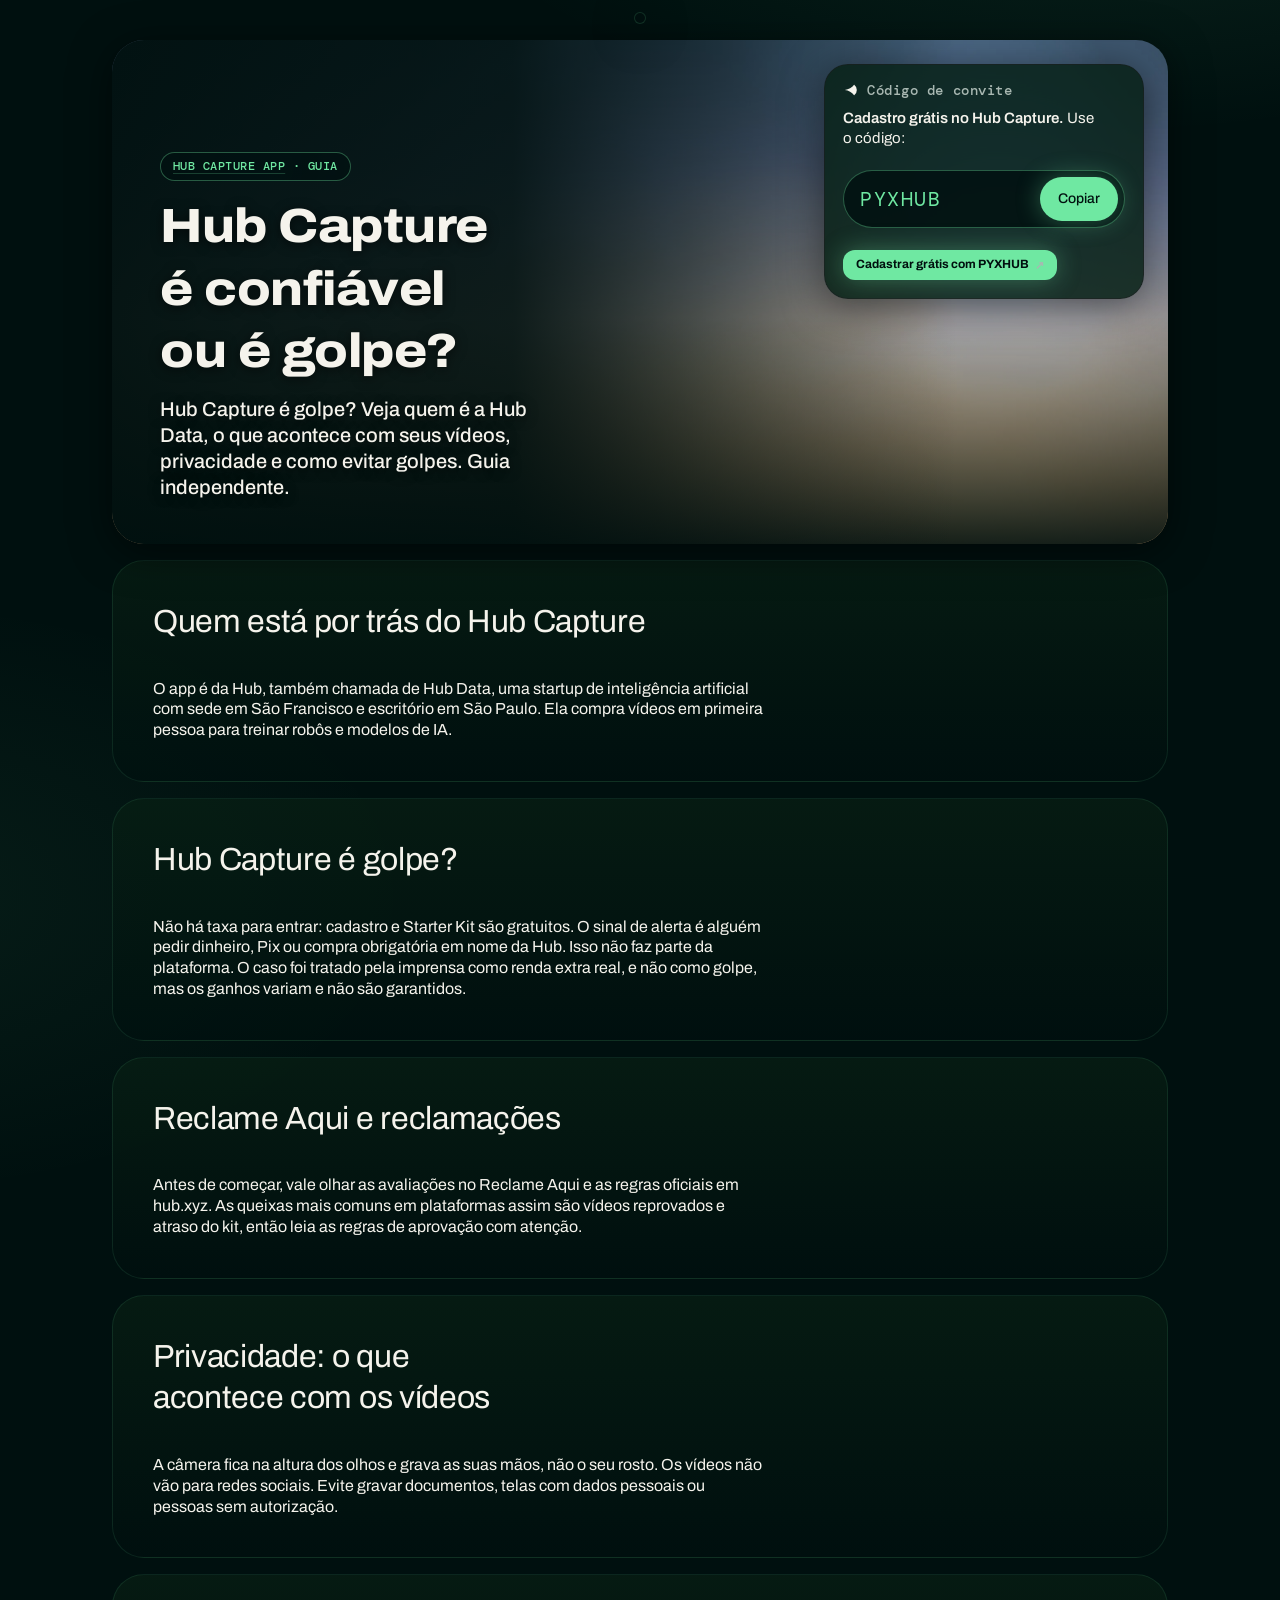
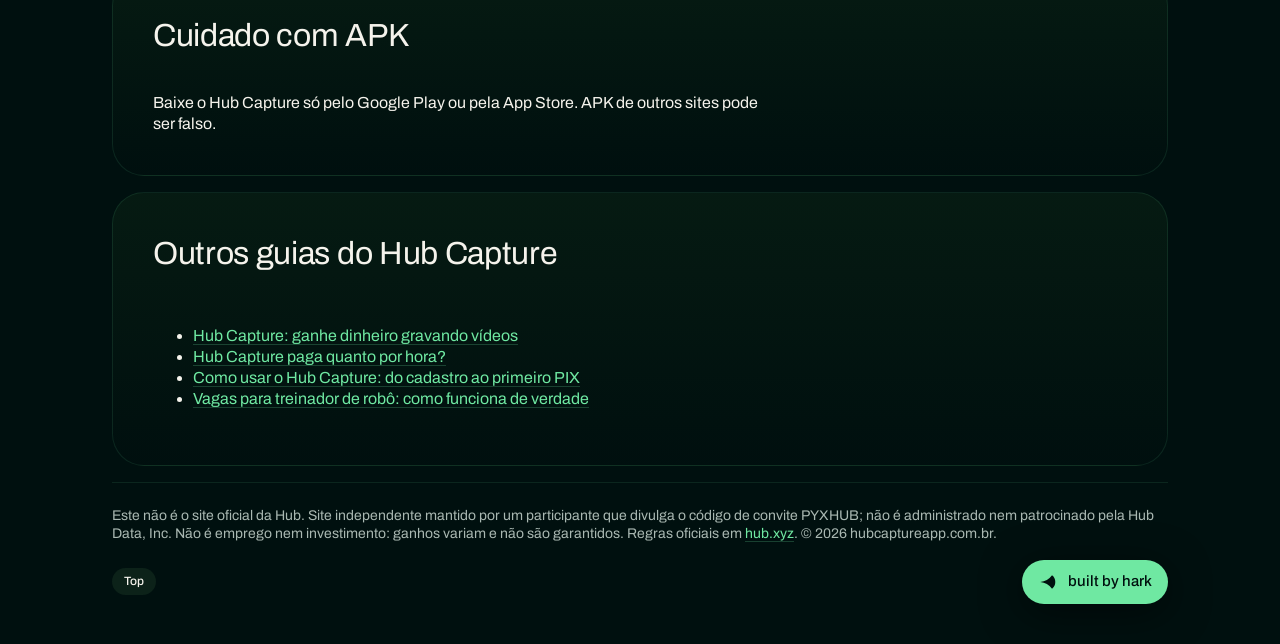
<file: hub-capture-e-confiavel/index.html>
<!doctype html>
<html lang="pt-BR">
  <head>
    <meta charset="utf-8" />
    <meta name="theme-color" content="#00100f" />
    <meta name="viewport" content="width=device-width, initial-scale=1" />
    <title>Hub Capture é confiável ou é golpe? O que saber antes de entrar</title>
    <meta name="description" content="Hub Capture é golpe? Veja quem é a Hub Data, o que acontece com seus vídeos, privacidade e como evitar golpes. Guia independente." />
    <link rel="canonical" href="https://hubcaptureapp.com.br/hub-capture-e-confiavel/" />
    <meta property="og:type" content="article" /><meta property="og:locale" content="pt_BR" />
    <meta property="og:url" content="https://hubcaptureapp.com.br/hub-capture-e-confiavel/" /><meta property="og:title" content="Hub Capture é confiável ou é golpe? O que saber antes de entrar" />
    <meta property="og:description" content="Hub Capture é golpe? Veja quem é a Hub Data, o que acontece com seus vídeos, privacidade e como evitar golpes. Guia independente." />
    <meta property="og:image" content="https://hubcaptureapp.com.br/hero-hubcapture.png" />
    <link rel="preconnect" href="https://fonts.googleapis.com" />
    <link rel="preconnect" href="https://fonts.gstatic.com" crossorigin />
    <link
      rel="stylesheet"
      href="https://fonts.googleapis.com/css2?family=Archivo:wdth,wght@62..125,100..900&family=DM+Mono:wght@300;400&family=Geist:wght@400;500;600&family=Geist+Mono:wght@400&display=swap"
    />
    <link rel="stylesheet" href="/hark.css" />
    <link rel="stylesheet" href="/hark-hero.css" />
    <link rel="stylesheet" href="/hub-theme.css?v=3" />
    <style>
      .x-code {
        display: flex;
        align-items: center;
        gap: 8px;
        margin: 12px 0;
        padding: 6px 6px 6px 16px;
        border: 1px solid var(--stroke-primary);
        border-radius: var(--r-pill);
        background: var(--fill-primary-on);
      }
      .x-code__val {
        flex: 1;
        font-family: "Geist Mono", monospace;
        font-size: var(--size-heading);
        letter-spacing: 0.08em;
        color: var(--text-primary);
      }
      .x-copy {
        min-height: var(--tap);
        padding: 0 18px;
        border: 0;
        border-radius: var(--r-pill);
        background: var(--fill-primary);
        color: var(--text-primary-on);
        font: var(--type-label);
        cursor: pointer;
        transition: opacity var(--dur-quick) var(--ease-out);
      }
      .x-copy:hover { opacity: 0.85; }
      .x-copy:focus-visible { outline: 2px solid var(--text-primary); outline-offset: 2px; }
      .x-col h3 { font: var(--type-heading); margin: 0 0 12px; color: var(--text-primary); }
    </style>
    <script type="application/ld+json">{"@context": "https://schema.org", "@type": "FAQPage", "mainEntity": [{"@type": "Question", "name": "Quem está por trás do Hub Capture", "acceptedAnswer": {"@type": "Answer", "text": "O app é da Hub, também chamada de Hub Data, uma startup de inteligência artificial com sede em São Francisco e escritório em São Paulo. Ela compra vídeos em primeira pessoa para treinar robôs e modelos de IA."}}, {"@type": "Question", "name": "Hub Capture é golpe?", "acceptedAnswer": {"@type": "Answer", "text": "Não há taxa para entrar: cadastro e Starter Kit são gratuitos. O sinal de alerta é alguém pedir dinheiro, Pix ou compra obrigatória em nome da Hub. Isso não faz parte da plataforma. O caso foi tratado pela imprensa como renda extra real, e não como golpe, mas os ganhos variam e não são garantidos."}}, {"@type": "Question", "name": "Reclame Aqui e reclamações", "acceptedAnswer": {"@type": "Answer", "text": "Antes de começar, vale olhar as avaliações no Reclame Aqui e as regras oficiais em hub.xyz. As queixas mais comuns em plataformas assim são vídeos reprovados e atraso do kit, então leia as regras de aprovação com atenção."}}, {"@type": "Question", "name": "Privacidade: o que acontece com os vídeos", "acceptedAnswer": {"@type": "Answer", "text": "A câmera fica na altura dos olhos e grava as suas mãos, não o seu rosto. Os vídeos não vão para redes sociais. Evite gravar documentos, telas com dados pessoais ou pessoas sem autorização."}}, {"@type": "Question", "name": "Cuidado com APK", "acceptedAnswer": {"@type": "Answer", "text": "Baixe o Hub Capture só pelo Google Play ou pela App Store. APK de outros sites pode ser falso."}}]}</script>
  </head>
  <body>
    <div class="page" id="top">
      <header class="nav glass" data-auto></header>
      <main class="main">
        <section class="hero">
          <div class="hero__copy">
            <p class="hero__eyebrow"><a class="link" href="/">Hub Capture App</a> · Guia</p>
            <h1>Hub Capture é confiável ou é golpe?</h1>
            <p class="hero__sub">Hub Capture é golpe? Veja quem é a Hub Data, o que acontece com seus vídeos, privacidade e como evitar golpes. Guia independente.</p>
          </div>
          <aside class="callout" aria-label="Código de convite">
            <p class="callout__head"><span class="hark-mark" data-size="16"></span> Código de convite</p>
            <p class="callout__lead"><strong>Cadastro grátis no Hub Capture.</strong> Use o código:</p>
            <div class="x-code"><span class="x-code__val">PYXHUB</span><button class="x-copy" type="button" data-copy="PYXHUB" aria-label="Copiar o código PYXHUB">Copiar</button></div>
            <a class="btn" href="https://app.hub.xyz/r/PYXHUB" target="_blank" rel="noopener">Cadastrar grátis com PYXHUB</a>
          </aside>
        </section>
        <section class="section"><div class="head"><h2>Quem está por trás do Hub Capture</h2></div><div class="prose"><p>O app é da Hub, também chamada de Hub Data, uma startup de inteligência artificial com sede em São Francisco e escritório em São Paulo. Ela compra vídeos em primeira pessoa para treinar robôs e modelos de IA.</p></div></section>
<section class="section"><div class="head"><h2>Hub Capture é golpe?</h2></div><div class="prose"><p>Não há taxa para entrar: cadastro e Starter Kit são gratuitos. O sinal de alerta é alguém pedir dinheiro, Pix ou compra obrigatória em nome da Hub. Isso não faz parte da plataforma. O caso foi tratado pela imprensa como renda extra real, e não como golpe, mas os ganhos variam e não são garantidos.</p></div></section>
<section class="section"><div class="head"><h2>Reclame Aqui e reclamações</h2></div><div class="prose"><p>Antes de começar, vale olhar as avaliações no Reclame Aqui e as regras oficiais em hub.xyz. As queixas mais comuns em plataformas assim são vídeos reprovados e atraso do kit, então leia as regras de aprovação com atenção.</p></div></section>
<section class="section"><div class="head"><h2>Privacidade: o que acontece com os vídeos</h2></div><div class="prose"><p>A câmera fica na altura dos olhos e grava as suas mãos, não o seu rosto. Os vídeos não vão para redes sociais. Evite gravar documentos, telas com dados pessoais ou pessoas sem autorização.</p></div></section>
<section class="section"><div class="head"><h2>Cuidado com APK</h2></div><div class="prose"><p>Baixe o Hub Capture só pelo Google Play ou pela App Store. APK de outros sites pode ser falso.</p></div></section>
<section class="section"><div class="head"><h2>Outros guias do Hub Capture</h2></div><div class="prose"><ul><li><a class="link" href="/">Hub Capture: ganhe dinheiro gravando vídeos</a></li><li><a class="link" href="/hub-capture-quanto-paga/">Hub Capture paga quanto por hora?</a></li><li><a class="link" href="/como-usar-hub-capture/">Como usar o Hub Capture: do cadastro ao primeiro PIX</a></li><li><a class="link" href="/vagas-treinador-de-robo/">Vagas para treinador de robô: como funciona de verdade</a></li></ul></div></section>
      </main>
      <footer class="foot">
        <p>Este não é o site oficial da Hub. Site independente mantido por um participante que divulga o código de convite PYXHUB; não é administrado nem patrocinado pela Hub Data, Inc. Não é emprego nem investimento: ganhos variam e não são garantidos. Regras oficiais em <a class="link" href="https://hub.xyz" target="_blank" rel="noopener">hub.xyz</a>. © 2026 hubcaptureapp.com.br.</p>
        <nav aria-label="Voltar às seções" data-auto></nav>
        <a class="badge" href="https://hark.com/" target="_blank" rel="noopener"><span class="hark-mark"></span><span>built by hark</span></a>
      </footer>
    </div>
    <script src="/hark.js"></script>
    <script>
      document.querySelectorAll(".x-copy").forEach(function (b) {
        b.addEventListener("click", function () {
          var code = b.getAttribute("data-copy");
          function done() {
            b.textContent = "Copiado!";
            setTimeout(function () { b.textContent = "Copiar"; }, 2000);
          }
          if (navigator.clipboard && navigator.clipboard.writeText) {
            navigator.clipboard.writeText(code).then(done, fallback);
          } else {
            fallback();
          }
          function fallback() {
            var t = document.createElement("textarea");
            t.value = code;
            t.setAttribute("readonly", "");
            t.style.position = "absolute";
            t.style.left = "-9999px";
            document.body.appendChild(t);
            t.select();
            try { document.execCommand("copy"); done(); } catch (e) {}
            document.body.removeChild(t);
          }
        });
      });
    </script>
  </body>
</html>
</file>
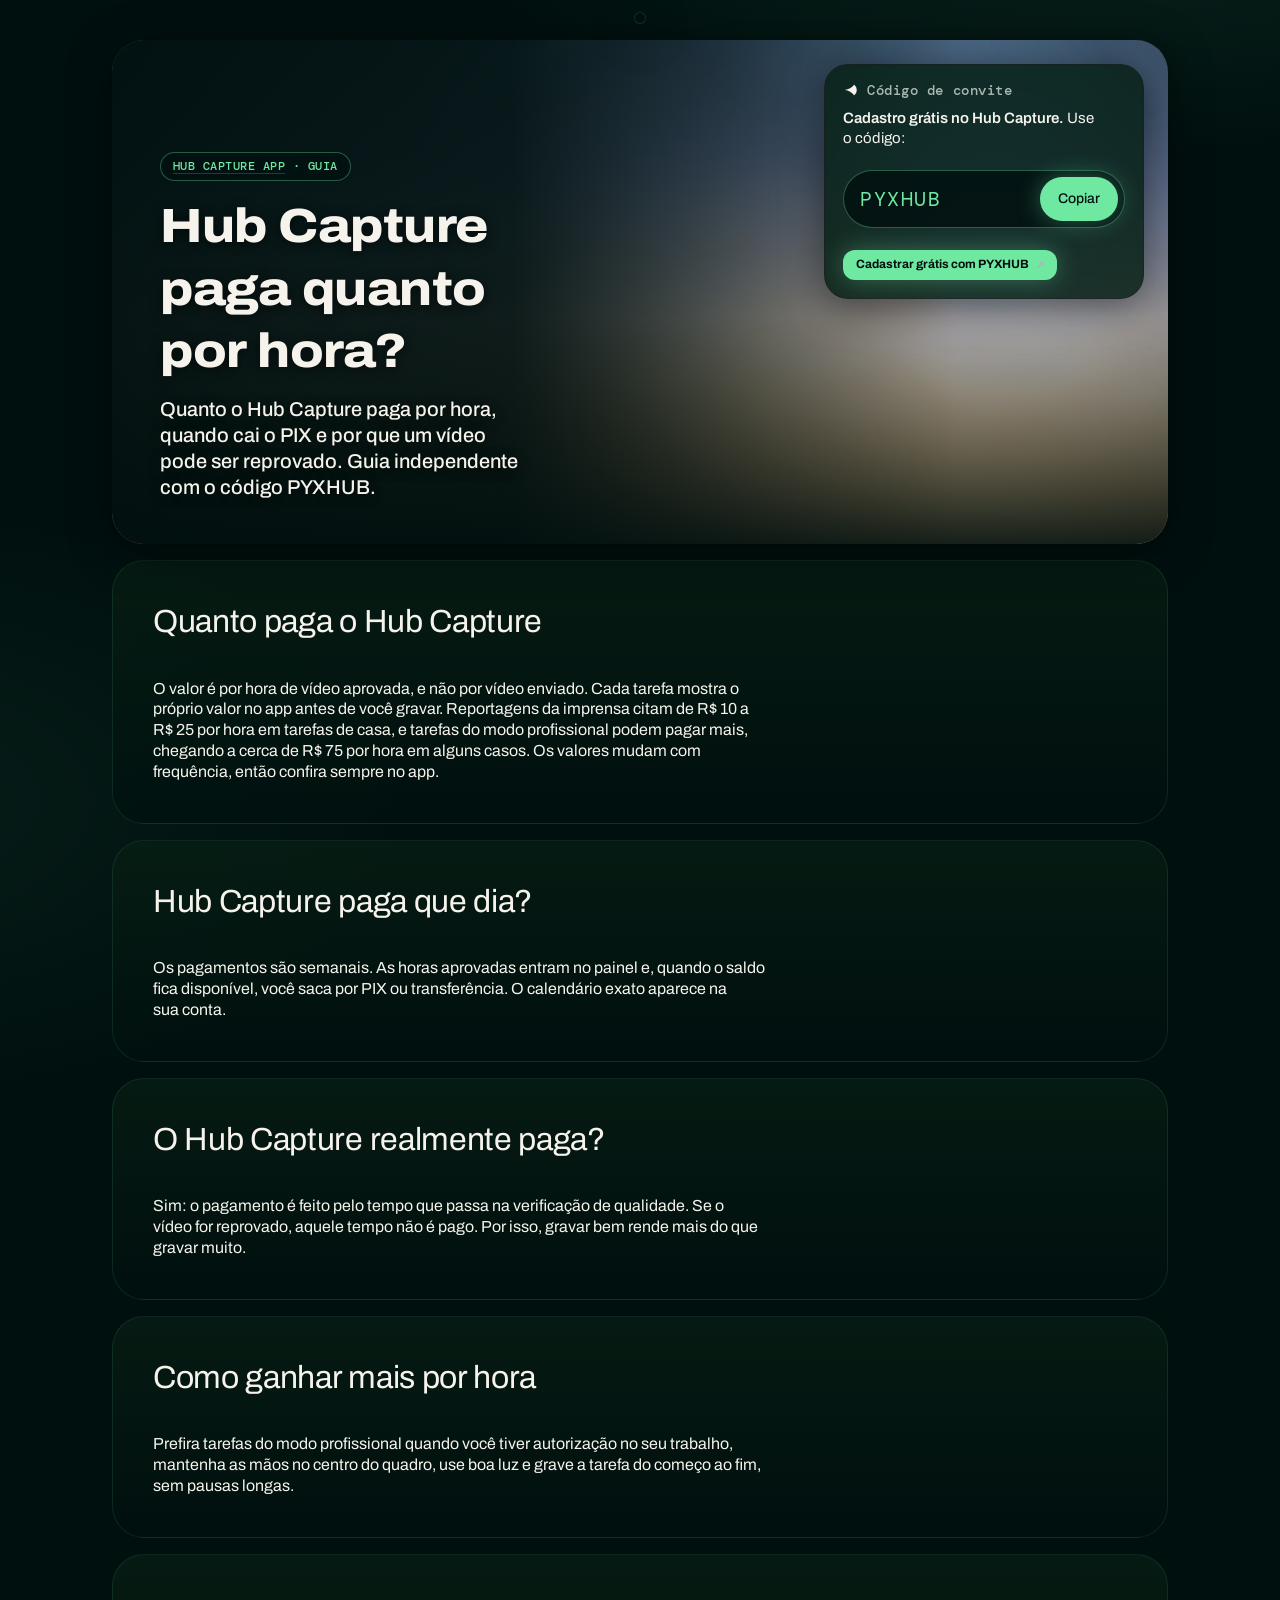
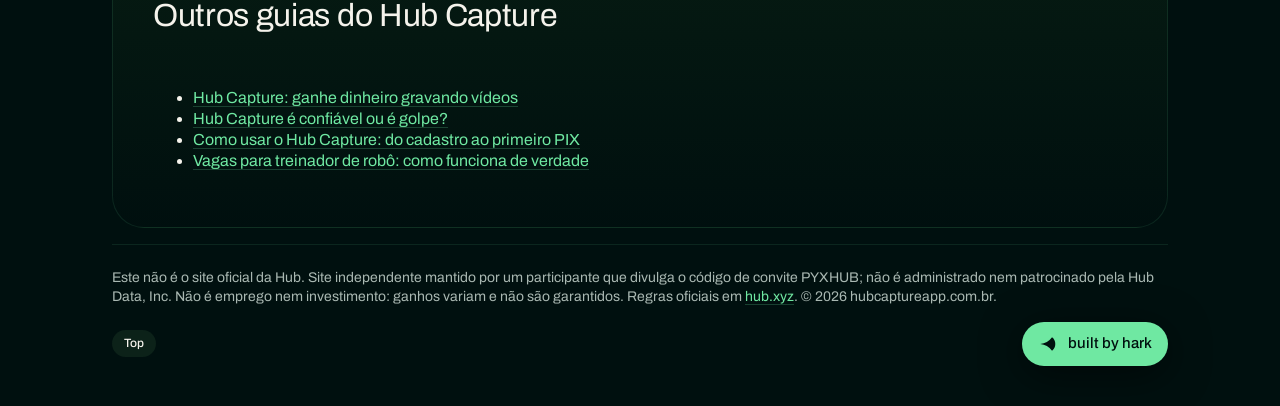
<file: hub-capture-quanto-paga/index.html>
<!doctype html>
<html lang="pt-BR">
  <head>
    <meta charset="utf-8" />
    <meta name="theme-color" content="#00100f" />
    <meta name="viewport" content="width=device-width, initial-scale=1" />
    <title>Hub Capture paga quanto? Valores por hora e dia de pagamento</title>
    <meta name="description" content="Quanto o Hub Capture paga por hora, quando cai o PIX e por que um vídeo pode ser reprovado. Guia independente com o código PYXHUB." />
    <link rel="canonical" href="https://hubcaptureapp.com.br/hub-capture-quanto-paga/" />
    <meta property="og:type" content="article" /><meta property="og:locale" content="pt_BR" />
    <meta property="og:url" content="https://hubcaptureapp.com.br/hub-capture-quanto-paga/" /><meta property="og:title" content="Hub Capture paga quanto? Valores por hora e dia de pagamento" />
    <meta property="og:description" content="Quanto o Hub Capture paga por hora, quando cai o PIX e por que um vídeo pode ser reprovado. Guia independente com o código PYXHUB." />
    <meta property="og:image" content="https://hubcaptureapp.com.br/hero-hubcapture.png" />
    <link rel="preconnect" href="https://fonts.googleapis.com" />
    <link rel="preconnect" href="https://fonts.gstatic.com" crossorigin />
    <link
      rel="stylesheet"
      href="https://fonts.googleapis.com/css2?family=Archivo:wdth,wght@62..125,100..900&family=DM+Mono:wght@300;400&family=Geist:wght@400;500;600&family=Geist+Mono:wght@400&display=swap"
    />
    <link rel="stylesheet" href="/hark.css" />
    <link rel="stylesheet" href="/hark-hero.css" />
    <link rel="stylesheet" href="/hub-theme.css?v=3" />
    <style>
      .x-code {
        display: flex;
        align-items: center;
        gap: 8px;
        margin: 12px 0;
        padding: 6px 6px 6px 16px;
        border: 1px solid var(--stroke-primary);
        border-radius: var(--r-pill);
        background: var(--fill-primary-on);
      }
      .x-code__val {
        flex: 1;
        font-family: "Geist Mono", monospace;
        font-size: var(--size-heading);
        letter-spacing: 0.08em;
        color: var(--text-primary);
      }
      .x-copy {
        min-height: var(--tap);
        padding: 0 18px;
        border: 0;
        border-radius: var(--r-pill);
        background: var(--fill-primary);
        color: var(--text-primary-on);
        font: var(--type-label);
        cursor: pointer;
        transition: opacity var(--dur-quick) var(--ease-out);
      }
      .x-copy:hover { opacity: 0.85; }
      .x-copy:focus-visible { outline: 2px solid var(--text-primary); outline-offset: 2px; }
      .x-col h3 { font: var(--type-heading); margin: 0 0 12px; color: var(--text-primary); }
    </style>
    <script type="application/ld+json">{"@context": "https://schema.org", "@type": "FAQPage", "mainEntity": [{"@type": "Question", "name": "Quanto paga o Hub Capture", "acceptedAnswer": {"@type": "Answer", "text": "O valor é por hora de vídeo aprovada, e não por vídeo enviado. Cada tarefa mostra o próprio valor no app antes de você gravar. Reportagens da imprensa citam de R$ 10 a R$ 25 por hora em tarefas de casa, e tarefas do modo profissional podem pagar mais, chegando a cerca de R$ 75 por hora em alguns casos. Os valores mudam com frequência, então confira sempre no app."}}, {"@type": "Question", "name": "Hub Capture paga que dia?", "acceptedAnswer": {"@type": "Answer", "text": "Os pagamentos são semanais. As horas aprovadas entram no painel e, quando o saldo fica disponível, você saca por PIX ou transferência. O calendário exato aparece na sua conta."}}, {"@type": "Question", "name": "O Hub Capture realmente paga?", "acceptedAnswer": {"@type": "Answer", "text": "Sim: o pagamento é feito pelo tempo que passa na verificação de qualidade. Se o vídeo for reprovado, aquele tempo não é pago. Por isso, gravar bem rende mais do que gravar muito."}}, {"@type": "Question", "name": "Como ganhar mais por hora", "acceptedAnswer": {"@type": "Answer", "text": "Prefira tarefas do modo profissional quando você tiver autorização no seu trabalho, mantenha as mãos no centro do quadro, use boa luz e grave a tarefa do começo ao fim, sem pausas longas."}}]}</script>
  </head>
  <body>
    <div class="page" id="top">
      <header class="nav glass" data-auto></header>
      <main class="main">
        <section class="hero">
          <div class="hero__copy">
            <p class="hero__eyebrow"><a class="link" href="/">Hub Capture App</a> · Guia</p>
            <h1>Hub Capture paga quanto por hora?</h1>
            <p class="hero__sub">Quanto o Hub Capture paga por hora, quando cai o PIX e por que um vídeo pode ser reprovado. Guia independente com o código PYXHUB.</p>
          </div>
          <aside class="callout" aria-label="Código de convite">
            <p class="callout__head"><span class="hark-mark" data-size="16"></span> Código de convite</p>
            <p class="callout__lead"><strong>Cadastro grátis no Hub Capture.</strong> Use o código:</p>
            <div class="x-code"><span class="x-code__val">PYXHUB</span><button class="x-copy" type="button" data-copy="PYXHUB" aria-label="Copiar o código PYXHUB">Copiar</button></div>
            <a class="btn" href="https://app.hub.xyz/r/PYXHUB" target="_blank" rel="noopener">Cadastrar grátis com PYXHUB</a>
          </aside>
        </section>
        <section class="section"><div class="head"><h2>Quanto paga o Hub Capture</h2></div><div class="prose"><p>O valor é por hora de vídeo aprovada, e não por vídeo enviado. Cada tarefa mostra o próprio valor no app antes de você gravar. Reportagens da imprensa citam de R$ 10 a R$ 25 por hora em tarefas de casa, e tarefas do modo profissional podem pagar mais, chegando a cerca de R$ 75 por hora em alguns casos. Os valores mudam com frequência, então confira sempre no app.</p></div></section>
<section class="section"><div class="head"><h2>Hub Capture paga que dia?</h2></div><div class="prose"><p>Os pagamentos são semanais. As horas aprovadas entram no painel e, quando o saldo fica disponível, você saca por PIX ou transferência. O calendário exato aparece na sua conta.</p></div></section>
<section class="section"><div class="head"><h2>O Hub Capture realmente paga?</h2></div><div class="prose"><p>Sim: o pagamento é feito pelo tempo que passa na verificação de qualidade. Se o vídeo for reprovado, aquele tempo não é pago. Por isso, gravar bem rende mais do que gravar muito.</p></div></section>
<section class="section"><div class="head"><h2>Como ganhar mais por hora</h2></div><div class="prose"><p>Prefira tarefas do modo profissional quando você tiver autorização no seu trabalho, mantenha as mãos no centro do quadro, use boa luz e grave a tarefa do começo ao fim, sem pausas longas.</p></div></section>
<section class="section"><div class="head"><h2>Outros guias do Hub Capture</h2></div><div class="prose"><ul><li><a class="link" href="/">Hub Capture: ganhe dinheiro gravando vídeos</a></li><li><a class="link" href="/hub-capture-e-confiavel/">Hub Capture é confiável ou é golpe?</a></li><li><a class="link" href="/como-usar-hub-capture/">Como usar o Hub Capture: do cadastro ao primeiro PIX</a></li><li><a class="link" href="/vagas-treinador-de-robo/">Vagas para treinador de robô: como funciona de verdade</a></li></ul></div></section>
      </main>
      <footer class="foot">
        <p>Este não é o site oficial da Hub. Site independente mantido por um participante que divulga o código de convite PYXHUB; não é administrado nem patrocinado pela Hub Data, Inc. Não é emprego nem investimento: ganhos variam e não são garantidos. Regras oficiais em <a class="link" href="https://hub.xyz" target="_blank" rel="noopener">hub.xyz</a>. © 2026 hubcaptureapp.com.br.</p>
        <nav aria-label="Voltar às seções" data-auto></nav>
        <a class="badge" href="https://hark.com/" target="_blank" rel="noopener"><span class="hark-mark"></span><span>built by hark</span></a>
      </footer>
    </div>
    <script src="/hark.js"></script>
    <script>
      document.querySelectorAll(".x-copy").forEach(function (b) {
        b.addEventListener("click", function () {
          var code = b.getAttribute("data-copy");
          function done() {
            b.textContent = "Copiado!";
            setTimeout(function () { b.textContent = "Copiar"; }, 2000);
          }
          if (navigator.clipboard && navigator.clipboard.writeText) {
            navigator.clipboard.writeText(code).then(done, fallback);
          } else {
            fallback();
          }
          function fallback() {
            var t = document.createElement("textarea");
            t.value = code;
            t.setAttribute("readonly", "");
            t.style.position = "absolute";
            t.style.left = "-9999px";
            document.body.appendChild(t);
            t.select();
            try { document.execCommand("copy"); done(); } catch (e) {}
            document.body.removeChild(t);
          }
        });
      });
    </script>
  </body>
</html>
</file>
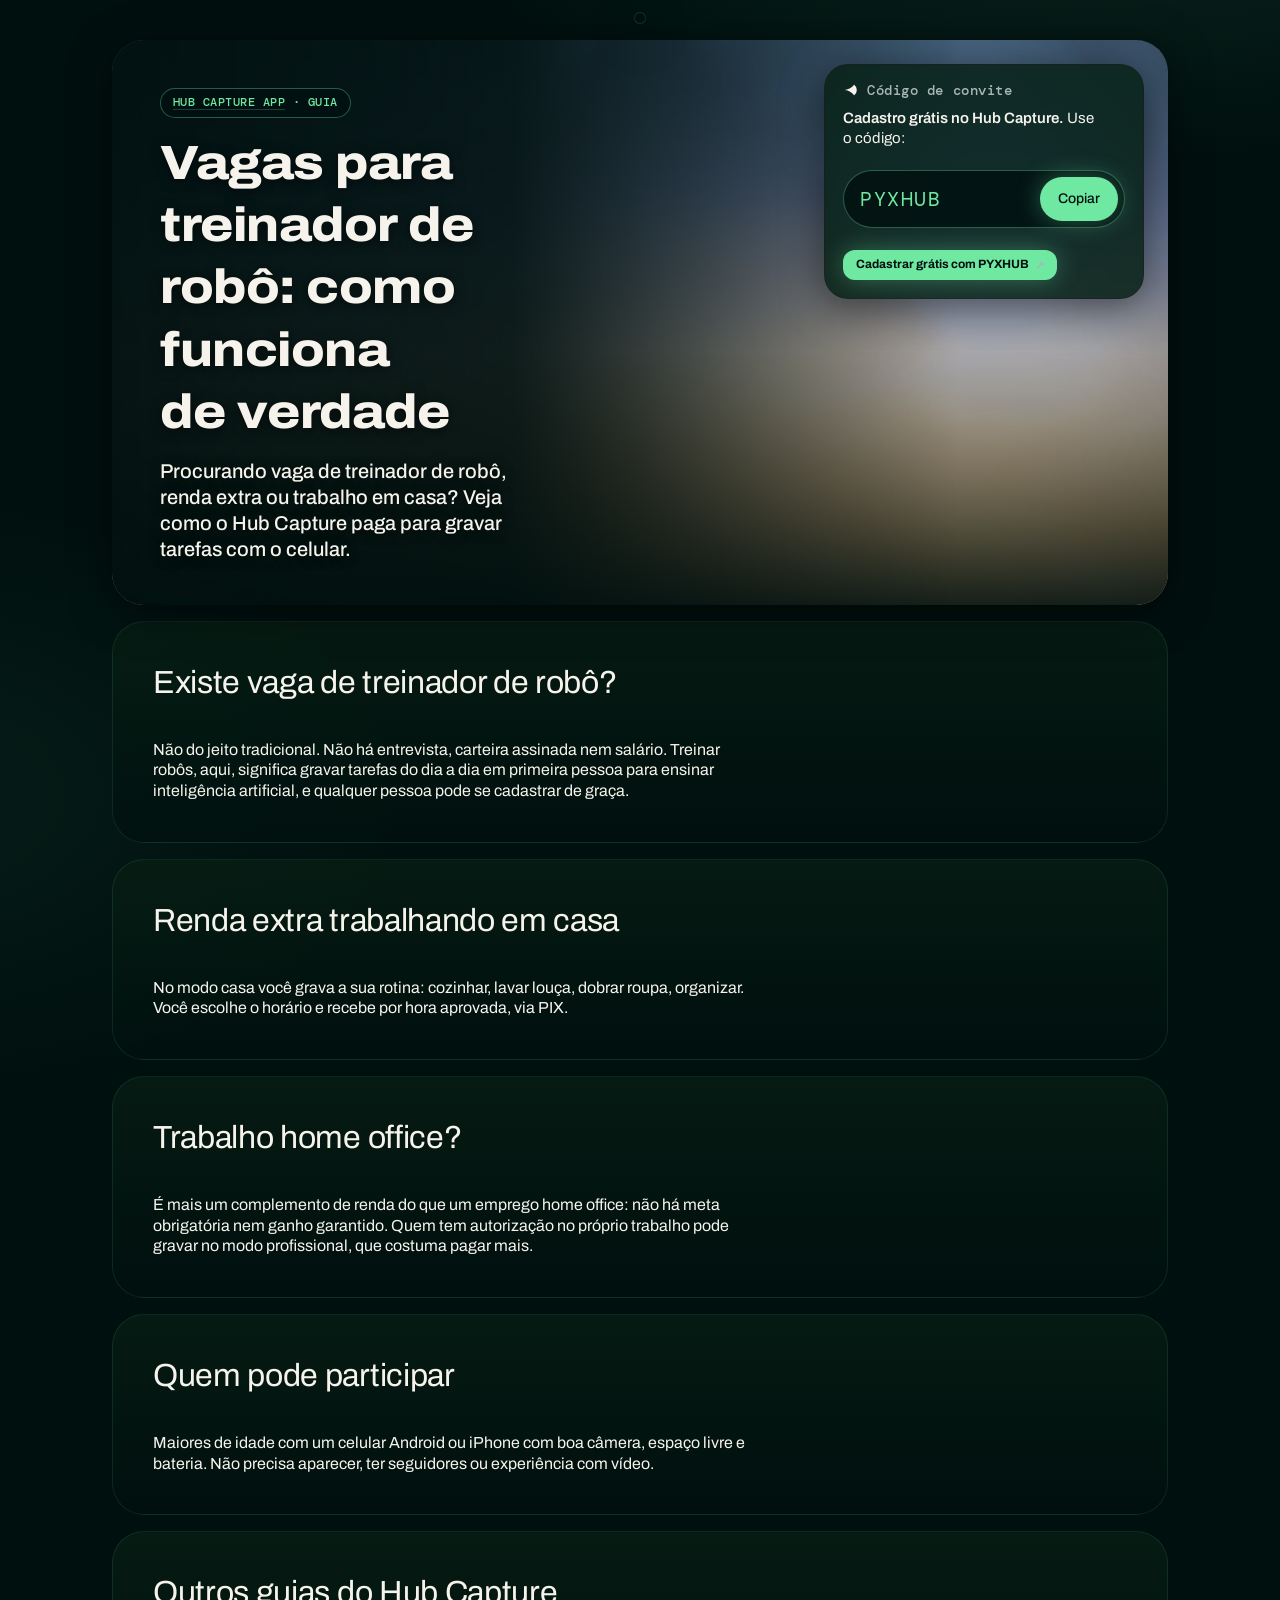
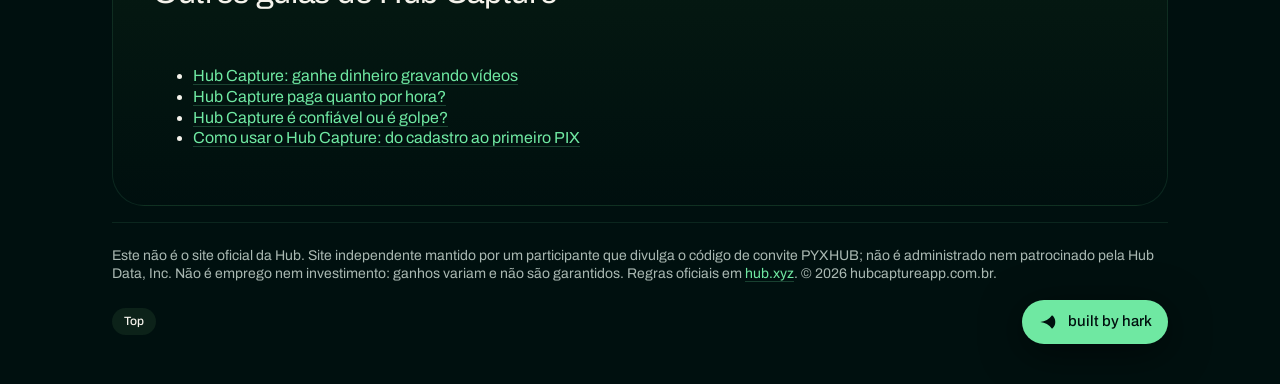
<file: vagas-treinador-de-robo/index.html>
<!doctype html>
<html lang="pt-BR">
  <head>
    <meta charset="utf-8" />
    <meta name="theme-color" content="#00100f" />
    <meta name="viewport" content="width=device-width, initial-scale=1" />
    <title>Vagas para treinador de robô: renda extra e trabalho em casa</title>
    <meta name="description" content="Procurando vaga de treinador de robô, renda extra ou trabalho em casa? Veja como o Hub Capture paga para gravar tarefas com o celular." />
    <link rel="canonical" href="https://hubcaptureapp.com.br/vagas-treinador-de-robo/" />
    <meta property="og:type" content="article" /><meta property="og:locale" content="pt_BR" />
    <meta property="og:url" content="https://hubcaptureapp.com.br/vagas-treinador-de-robo/" /><meta property="og:title" content="Vagas para treinador de robô: renda extra e trabalho em casa" />
    <meta property="og:description" content="Procurando vaga de treinador de robô, renda extra ou trabalho em casa? Veja como o Hub Capture paga para gravar tarefas com o celular." />
    <meta property="og:image" content="https://hubcaptureapp.com.br/hero-hubcapture.png" />
    <link rel="preconnect" href="https://fonts.googleapis.com" />
    <link rel="preconnect" href="https://fonts.gstatic.com" crossorigin />
    <link
      rel="stylesheet"
      href="https://fonts.googleapis.com/css2?family=Archivo:wdth,wght@62..125,100..900&family=DM+Mono:wght@300;400&family=Geist:wght@400;500;600&family=Geist+Mono:wght@400&display=swap"
    />
    <link rel="stylesheet" href="/hark.css" />
    <link rel="stylesheet" href="/hark-hero.css" />
    <link rel="stylesheet" href="/hub-theme.css?v=3" />
    <style>
      .x-code {
        display: flex;
        align-items: center;
        gap: 8px;
        margin: 12px 0;
        padding: 6px 6px 6px 16px;
        border: 1px solid var(--stroke-primary);
        border-radius: var(--r-pill);
        background: var(--fill-primary-on);
      }
      .x-code__val {
        flex: 1;
        font-family: "Geist Mono", monospace;
        font-size: var(--size-heading);
        letter-spacing: 0.08em;
        color: var(--text-primary);
      }
      .x-copy {
        min-height: var(--tap);
        padding: 0 18px;
        border: 0;
        border-radius: var(--r-pill);
        background: var(--fill-primary);
        color: var(--text-primary-on);
        font: var(--type-label);
        cursor: pointer;
        transition: opacity var(--dur-quick) var(--ease-out);
      }
      .x-copy:hover { opacity: 0.85; }
      .x-copy:focus-visible { outline: 2px solid var(--text-primary); outline-offset: 2px; }
      .x-col h3 { font: var(--type-heading); margin: 0 0 12px; color: var(--text-primary); }
    </style>
    <script type="application/ld+json">{"@context": "https://schema.org", "@type": "FAQPage", "mainEntity": [{"@type": "Question", "name": "Existe vaga de treinador de robô?", "acceptedAnswer": {"@type": "Answer", "text": "Não do jeito tradicional. Não há entrevista, carteira assinada nem salário. Treinar robôs, aqui, significa gravar tarefas do dia a dia em primeira pessoa para ensinar inteligência artificial, e qualquer pessoa pode se cadastrar de graça."}}, {"@type": "Question", "name": "Renda extra trabalhando em casa", "acceptedAnswer": {"@type": "Answer", "text": "No modo casa você grava a sua rotina: cozinhar, lavar louça, dobrar roupa, organizar. Você escolhe o horário e recebe por hora aprovada, via PIX."}}, {"@type": "Question", "name": "Trabalho home office?", "acceptedAnswer": {"@type": "Answer", "text": "É mais um complemento de renda do que um emprego home office: não há meta obrigatória nem ganho garantido. Quem tem autorização no próprio trabalho pode gravar no modo profissional, que costuma pagar mais."}}, {"@type": "Question", "name": "Quem pode participar", "acceptedAnswer": {"@type": "Answer", "text": "Maiores de idade com um celular Android ou iPhone com boa câmera, espaço livre e bateria. Não precisa aparecer, ter seguidores ou experiência com vídeo."}}]}</script>
  </head>
  <body>
    <div class="page" id="top">
      <header class="nav glass" data-auto></header>
      <main class="main">
        <section class="hero">
          <div class="hero__copy">
            <p class="hero__eyebrow"><a class="link" href="/">Hub Capture App</a> · Guia</p>
            <h1>Vagas para treinador de robô: como funciona de verdade</h1>
            <p class="hero__sub">Procurando vaga de treinador de robô, renda extra ou trabalho em casa? Veja como o Hub Capture paga para gravar tarefas com o celular.</p>
          </div>
          <aside class="callout" aria-label="Código de convite">
            <p class="callout__head"><span class="hark-mark" data-size="16"></span> Código de convite</p>
            <p class="callout__lead"><strong>Cadastro grátis no Hub Capture.</strong> Use o código:</p>
            <div class="x-code"><span class="x-code__val">PYXHUB</span><button class="x-copy" type="button" data-copy="PYXHUB" aria-label="Copiar o código PYXHUB">Copiar</button></div>
            <a class="btn" href="https://app.hub.xyz/r/PYXHUB" target="_blank" rel="noopener">Cadastrar grátis com PYXHUB</a>
          </aside>
        </section>
        <section class="section"><div class="head"><h2>Existe vaga de treinador de robô?</h2></div><div class="prose"><p>Não do jeito tradicional. Não há entrevista, carteira assinada nem salário. Treinar robôs, aqui, significa gravar tarefas do dia a dia em primeira pessoa para ensinar inteligência artificial, e qualquer pessoa pode se cadastrar de graça.</p></div></section>
<section class="section"><div class="head"><h2>Renda extra trabalhando em casa</h2></div><div class="prose"><p>No modo casa você grava a sua rotina: cozinhar, lavar louça, dobrar roupa, organizar. Você escolhe o horário e recebe por hora aprovada, via PIX.</p></div></section>
<section class="section"><div class="head"><h2>Trabalho home office?</h2></div><div class="prose"><p>É mais um complemento de renda do que um emprego home office: não há meta obrigatória nem ganho garantido. Quem tem autorização no próprio trabalho pode gravar no modo profissional, que costuma pagar mais.</p></div></section>
<section class="section"><div class="head"><h2>Quem pode participar</h2></div><div class="prose"><p>Maiores de idade com um celular Android ou iPhone com boa câmera, espaço livre e bateria. Não precisa aparecer, ter seguidores ou experiência com vídeo.</p></div></section>
<section class="section"><div class="head"><h2>Outros guias do Hub Capture</h2></div><div class="prose"><ul><li><a class="link" href="/">Hub Capture: ganhe dinheiro gravando vídeos</a></li><li><a class="link" href="/hub-capture-quanto-paga/">Hub Capture paga quanto por hora?</a></li><li><a class="link" href="/hub-capture-e-confiavel/">Hub Capture é confiável ou é golpe?</a></li><li><a class="link" href="/como-usar-hub-capture/">Como usar o Hub Capture: do cadastro ao primeiro PIX</a></li></ul></div></section>
      </main>
      <footer class="foot">
        <p>Este não é o site oficial da Hub. Site independente mantido por um participante que divulga o código de convite PYXHUB; não é administrado nem patrocinado pela Hub Data, Inc. Não é emprego nem investimento: ganhos variam e não são garantidos. Regras oficiais em <a class="link" href="https://hub.xyz" target="_blank" rel="noopener">hub.xyz</a>. © 2026 hubcaptureapp.com.br.</p>
        <nav aria-label="Voltar às seções" data-auto></nav>
        <a class="badge" href="https://hark.com/" target="_blank" rel="noopener"><span class="hark-mark"></span><span>built by hark</span></a>
      </footer>
    </div>
    <script src="/hark.js"></script>
    <script>
      document.querySelectorAll(".x-copy").forEach(function (b) {
        b.addEventListener("click", function () {
          var code = b.getAttribute("data-copy");
          function done() {
            b.textContent = "Copiado!";
            setTimeout(function () { b.textContent = "Copiar"; }, 2000);
          }
          if (navigator.clipboard && navigator.clipboard.writeText) {
            navigator.clipboard.writeText(code).then(done, fallback);
          } else {
            fallback();
          }
          function fallback() {
            var t = document.createElement("textarea");
            t.value = code;
            t.setAttribute("readonly", "");
            t.style.position = "absolute";
            t.style.left = "-9999px";
            document.body.appendChild(t);
            t.select();
            try { document.execCommand("copy"); done(); } catch (e) {}
            document.body.removeChild(t);
          }
        });
      });
    </script>
  </body>
</html>
</file>
<file: hark.css>
/* Hark's design tokens and component styles. Each component's rules follow its @component comment. style-gates: data */

/* @component foundations */
/* Every component switches layout at one of three widths: 600px, below which a page takes a phone's
   spacing; 761px, from which two-up components (stats, checklists, pairs) sit side by side; and 900px,
   from which heads, steps, timelines, cards and the hero's callout take their desktop layout. Media
   queries cannot read custom properties, so each query writes one side of those widths, and
   TestKitStylesheetsShareThreeBreakpoints holds every kit file to them. */
:root {
  color-scheme: light dark;

  --text-primary: light-dark(#1d1d1f, #f5f5f7);         /* body text */
  --text-secondary: light-dark(#636366, #a1a1a6);       /* supporting grey text */
  --text-tertiary: light-dark(#1d1d1f4d, #f5f5f74d);    /* hollow dots, faint marks; never body text */
  --text-primary-on: light-dark(#f5f5f7, #1d1d1f);      /* text on --fill-primary */
  --text-secondary-on: light-dark(#aeaeb2, #5c5c60);    /* grey text on --fill-primary */
  --fill-primary: light-dark(#1d1d1f, #f5f5f7);         /* the strong fill: solid chips, the nav, the badge */
  --fill-primary-on: light-dark(#f5f5f7, #1d1d1f);      /* the page background */
  --fill-secondary: light-dark(#1d1d1f80, #f5f5f780);
  --fill-tertiary: light-dark(#e8e8ea, #2a2a2d);        /* the grey card, panel and row tint */
  --fill-segment: light-dark(#3a3a3c, #e2e2e4);         /* the nav's tab track */
  --fill-system-green: #00a665;                         /* status: done, ready */
  --fill-system-orange: #ff4d00;                        /* status: now, current */
  --fill-system-red: light-dark(#da2f35, #f1555b);      /* status: blocked, error */
  --transparent-primary: light-dark(#1d1d1f4d, #f5f5f74d);
  --stroke-primary: light-dark(#1d1d1f24, #f5f5f724);   /* strong hairline */
  --stroke-secondary: light-dark(#1d1d1f12, #f5f5f712); /* faint hairline between rows */
  --stroke-primary-on: light-dark(#f5f5f71a, #1d1d1f1a);
  --stroke-composer: light-dark(#f5f5f780, #1d1d1f80);  /* the callout's glass edge */
  --stroke-system-orange: #ff4d0026;
  --hover-wash: light-dark(#1d1d1f0d, #f5f5f70d);
  --hover-wash-primary-on: light-dark(#f9f9fa26, #1d1d1f14);

  /* The hero is light text over a dark photo in both themes. */
  --hero-surface: #161f39;
  --hero-text: #f5f5f7;
  --hero-text-muted: #f5f5f7cc;
  --hero-scrim-strong: rgb(22 31 57 / 0.78);
  --hero-scrim-soft: rgb(22 31 57 / 0.3);
  --hero-scrim-side: rgb(22 31 57 / 0.45);
  --hero-glass: rgb(22 31 57 / 0.42);
  --hero-glass-faint: rgb(22 31 57 / 0.35);
  --hero-glass-stroke: rgb(245 245 247 / 0.28);

  --mat-regular: light-dark(rgb(255 255 255 / 0.56), rgb(29 29 31 / 0.55));
  --mat-thin: light-dark(rgb(255 255 255 / 0.22), rgb(29 29 31 / 0.4));
  --mat-agent: light-dark(rgb(255 255 255 / 0.84), rgb(29 29 31 / 0.66));
  --mat-inverse: color-mix(in srgb, var(--fill-primary) 86%, transparent);  /* the nav: dark on light, light on dark */
  --hark-blur: blur(50px) saturate(1.6);
  --hark-shadow: 0 8px 40px #1d1d1f1f;

  --sans: "GT Standard", "GT Standard L", "Geist", -apple-system, BlinkMacSystemFont, "Helvetica Neue", sans-serif;
  --lh: 1.3;                                            /* every text style is 130% */
  --weight-light: 300;
  --weight-regular: 400;
  --weight-medium: 500;
  --weight-bold: 600;
  --size-caption: 12px;                                 /* the smallest text allowed */
  --size-meta: 13px;
  --size-small: 14px;
  --size-body: 15px;
  --size-prose: 16px;
  --size-heading: 20px;
  --size-figure: clamp(24px, 3vw, 32px);
  --size-title: clamp(26px, 3vw, 32px);
  --size-display: clamp(34px, 5vw, 48px);
  --size-lede: clamp(16px, 1.7vw, 20px);

  --type-caption: var(--weight-regular) var(--size-caption)/var(--lh) var(--sans);
  --type-tag: var(--weight-medium) var(--size-caption)/var(--lh) var(--sans);
  --type-small: var(--weight-regular) var(--size-small)/var(--lh) var(--sans);
  --type-label: var(--weight-medium) var(--size-small)/var(--lh) var(--sans);
  --type-body: var(--weight-regular) var(--size-body)/var(--lh) var(--sans);
  --type-body-strong: var(--weight-medium) var(--size-body)/var(--lh) var(--sans);
  --type-heading: var(--weight-medium) var(--size-heading)/var(--lh) var(--sans);
  --type-lede: var(--weight-medium) var(--size-lede)/var(--lh) var(--sans);
  --type-figure: var(--weight-regular) var(--size-figure)/var(--lh) var(--sans);
  --type-title: var(--weight-regular) var(--size-title)/var(--lh) var(--sans);
  --type-display: var(--weight-medium) var(--size-display)/var(--lh) var(--sans);
  --type-numeral: var(--weight-regular) 48px/1 var(--sans);

  --r-s: 12px;
  --r-m: 16px;
  --r-l: 24px;
  --r-xl: 32px;
  --r-pill: 100px;

  --ease-out: cubic-bezier(0.23, 1, 0.32, 1);
  --dur-quick: 160ms;

  --page-max: 1120px;
  --gutter: clamp(16px, 3vw, 32px);                     /* the page's side padding */
  --tap: 44px;                                          /* the smallest touch target */
}
:root[data-theme="light"] { color-scheme: light; }
:root[data-theme="dark"] { color-scheme: dark; }

* { box-sizing: border-box; }
/* The page keeps its own bounce but never hands a fling on: a page is framed in Hark's /site
   page, and a fling past its top would otherwise carry on into that page and drag the frame down. */
html, body { overscroll-behavior-y: contain; }
html { -webkit-text-size-adjust: 100%; scroll-behavior: smooth; }
@media (prefers-reduced-motion: reduce) { html { scroll-behavior: auto; } }

/* The page background lives on body and html stays transparent, so the browser paints the whole
   canvas, and the band a bounce reveals, in body's color, including a page's own override of it. */
body {
  margin: 0;
  background: var(--fill-primary-on);
  color: var(--text-primary);
  font: var(--type-body);
  -webkit-font-smoothing: antialiased;
  overflow-x: hidden;
}

img { max-width: 100%; display: block; }
figure { margin-inline: 0; }
a { color: inherit; }
b, strong { font-weight: var(--weight-bold); }
p { margin: 0; text-wrap: pretty; }
h1, h2, h3 { margin: 0; text-wrap: balance; }
small { font-size: max(var(--size-caption), 0.85em); }
.sub { color: var(--text-secondary); }

:focus-visible { outline: 2px solid var(--fill-primary); outline-offset: 3px; border-radius: 6px; }

/* @component page */
.page {
  max-width: var(--page-max);
  margin: 0 auto;
  padding-inline: var(--gutter);
  padding-block: 12px 40px;
  display: grid;
  grid-template-columns: minmax(0, 1fr);
  gap: 16px;
}
.main { display: grid; grid-template-columns: minmax(0, 1fr); gap: 16px; min-width: 0; }

.glass {
  background: var(--mat-inverse);
  -webkit-backdrop-filter: var(--hark-blur);
  backdrop-filter: var(--hark-blur);
  border: 1px solid var(--stroke-primary-on);
}
.nav {
  position: sticky;
  top: calc(env(safe-area-inset-top, 0px) + 12px);
  z-index: 20;
  justify-self: center;
  max-width: 100%;
  display: flex;
  align-items: center;
  gap: 6px;
  padding: 5px;
  border-radius: var(--r-pill);
  box-shadow: var(--hark-shadow);
}
.nav :focus-visible { outline-color: var(--fill-primary-on); }
.seg {
  display: flex;
  min-width: 0;
  overflow-x: auto;
  scrollbar-width: none;
  border-radius: var(--r-pill);
  background: var(--fill-segment);
}
.seg::-webkit-scrollbar { display: none; }
.seg a {
  flex: none;
  padding: 8px 14px;
  border-radius: var(--r-pill);
  font: var(--type-label);
  color: var(--text-secondary-on);
  text-decoration: none;
  white-space: nowrap;
}
.seg a:hover { color: var(--text-primary-on); }
/* The active tab carries its own fill so its text is measured against it. */
.seg a[aria-current="true"] { background: var(--fill-primary-on); color: var(--text-primary); }
.theme-btn {
  flex: none;
  width: 36px; height: 36px;
  display: grid;
  place-items: center;
  border: 0;
  border-radius: 50%;
  background: var(--hover-wash-primary-on);
  color: var(--text-primary-on);
  cursor: pointer;
}
.theme-btn:hover { box-shadow: inset 0 0 0 100px var(--hover-wash-primary-on); }
.theme-btn::before { content: ""; width: 14px; height: 14px; border-radius: 50%; box-shadow: inset 0 0 0 1.5px currentColor; background: linear-gradient(to right, light-dark(currentColor, transparent) 50%, light-dark(transparent, currentColor) 50%); }
@media (max-width: 599px) {
  .seg a { display: flex; align-items: center; min-height: var(--tap); }
  .theme-btn { width: var(--tap); height: var(--tap); }
}

/* @component footer */
.foot {
  display: flex;
  flex-wrap: wrap;
  align-items: center;
  justify-content: space-between;
  gap: 16px 24px;
  padding-top: 24px;
  border-top: 1px solid var(--stroke-secondary);
  font-size: var(--size-small);
  color: var(--text-secondary);
}
.foot strong { color: var(--text-primary); }
.foot nav { display: flex; flex-wrap: wrap; gap: 6px; }
.foot nav a {
  padding: 6px 12px;
  border-radius: var(--r-pill);
  background: var(--fill-tertiary);
  color: var(--text-primary);
  font: var(--type-tag);
  text-decoration: none;
}
.foot nav a:hover { box-shadow: inset 0 0 0 100px var(--hover-wash); }
.badge {
  display: inline-flex;
  align-items: center;
  gap: 10px;
  padding: 12px 16px;
  border-radius: var(--r-xl);
  background: var(--fill-primary);
  color: var(--text-primary-on);
  box-shadow: var(--hark-shadow);
  font: var(--weight-medium) var(--size-body)/1.1 var(--sans);
  text-decoration: none;
}
.badge:hover { box-shadow: var(--hark-shadow), inset 0 0 0 100px var(--hover-wash-primary-on); }
.hark-mark { display: inline-grid; place-items: center; }
.hark-mark svg { display: block; }
@media (max-width: 599px) {
  .foot nav a { display: inline-flex; align-items: center; min-height: var(--tap); min-width: var(--tap); }
  .badge { min-height: var(--tap); }
}

/* @component chip */
.chip {
  display: inline-flex;
  align-items: center;
  gap: 6px;
  padding: 4px 10px 4px 8px;
  border-radius: var(--r-pill);
  font: var(--type-tag);
  max-width: 100%;
  background: var(--fill-tertiary);
  color: var(--text-secondary);
  vertical-align: middle;
}
.chip::before {
  content: "";
  width: 7px; height: 7px;
  border-radius: 50%;
  flex: none;
  box-shadow: inset 0 0 0 1.5px var(--text-tertiary);
}
.chip--solid { background: var(--fill-primary); color: var(--text-primary-on); }
.chip--solid::before { background: var(--fill-system-green); box-shadow: none; }
td .chip { white-space: nowrap; }
/* @component dot */
.dot {
  display: inline-flex;
  align-items: center;
  gap: 6px;
  margin-top: 4px;
  font: var(--type-tag);
  color: var(--text-primary);
}
.dot::before { content: ""; width: 7px; height: 7px; border-radius: 50%; background: var(--fill-system-green); }
tbody th .dot { display: flex; width: fit-content; }
/* @component pill */
.pill {
  display: inline-block;
  padding: 1px 8px;
  border-radius: var(--r-pill);
  background: var(--fill-tertiary);
  color: var(--text-secondary);
  font: var(--type-tag);
  white-space: normal;
  vertical-align: 1px;
}
/* @component button, link and links */
.btn {
  display: inline-flex;
  align-items: center;
  gap: 6px;
  min-height: 30px;
  padding: 5px 12px;
  border-radius: var(--r-s);
  background: var(--fill-primary-on);
  color: var(--text-primary);
  border: 1px solid var(--stroke-primary);
  font: var(--type-tag);
  text-decoration: none;
  max-width: 100%;
  transition: box-shadow var(--dur-quick) ease;
}
.btn:hover { box-shadow: inset 0 0 0 100px var(--hover-wash); }
.btn[target="_blank"]::after { content: "\2197"; font-size: 11px; color: var(--text-secondary); }
.link {
  color: var(--text-primary);
  text-decoration: underline;
  text-decoration-color: var(--stroke-primary);
  text-underline-offset: 3px;
  max-width: 100%;
  overflow-wrap: anywhere;
}
.link:hover { text-decoration-color: currentColor; }
.links { display: flex; flex-wrap: wrap; gap: 8px; }
@media (pointer: coarse), (max-width: 599px) { .btn { min-height: var(--tap); padding-inline: 14px; } }

/* A button that asks Hark is the page's primary capsule. Once it sends, Hark
   writes a check and "Sent to Hark" into it, and it turns secondary. A press
   that does not send shows a short notice in place of its words for a moment. */
.btn[data-hark-action] {
  justify-content: center;
  gap: 8px;
  min-height: 48px;
  padding: 0 20px;
  border: 0;
  border-radius: var(--r-pill);
  background: var(--fill-primary);
  color: var(--text-primary-on);
  font: var(--type-body-strong);
  text-align: center;
  white-space: nowrap;
  cursor: pointer;
  transition: box-shadow var(--dur-quick) ease, transform var(--dur-quick) ease;
}
.btn[data-hark-action]:hover { box-shadow: inset 0 0 0 100px var(--hover-wash-primary-on); }
.btn[data-hark-action]:active { transform: scale(0.97); }
.btn[data-hark-action] svg { flex: none; }
.btn[data-hark-action][data-hark-state="sent"] { background: var(--fill-tertiary); color: var(--text-primary); box-shadow: none; }

[data-hark-action][data-hark-state="sending"] { opacity: 0.6; pointer-events: none; }
[data-hark-action][data-hark-state="sent"] { pointer-events: none; cursor: default; }
@media (max-width: 599px) {
  .link { display: inline-flex; align-items: center; min-width: var(--tap); min-height: var(--tap); margin: -13px 0; vertical-align: middle; }
}
/* @component text and fineprint */
.prose { display: grid; gap: 12px; max-width: 68ch; font-size: var(--size-prose); }
.fineprint { font-size: var(--size-small); color: var(--text-secondary); max-width: 70ch; }
/* @component hero */
.hero {
  position: relative;
  min-height: clamp(320px, 46vh, 480px);
  border-radius: var(--r-xl);
  overflow: hidden;
  display: flex;
  align-items: flex-end;
  color: var(--hero-text);
  isolation: isolate;
  box-shadow: var(--hark-shadow);
  background: var(--hero-surface);
}
/* Without a photo the hero is as tall as its copy, so the callout sits beside the copy instead of over it. */
.hero:not(:has(.hero__img)) { min-height: 0; background: var(--hero-surface) center / cover no-repeat; }
.hero:not(:has(.hero__img))::after { background: linear-gradient(to right, var(--hero-scrim-side) 0%, transparent 60%); }
@media (min-width: 900px) {
  .hero:not(:has(.hero__img)) > .callout { position: static; flex: none; align-self: flex-start; margin: clamp(16px, 2.4vw, 24px) clamp(16px, 2.4vw, 24px) clamp(16px, 2.4vw, 24px) auto; }
}
.hero__img {
  position: absolute;
  inset: 0;
  width: 100%;
  height: 100%;
  object-fit: cover;
  object-position: 40% 60%;
  z-index: -2;
}
.hero::after {
  content: "";
  position: absolute;
  inset: 0;
  z-index: -1;
  background:
    linear-gradient(to top, var(--hero-scrim-strong) 0%, var(--hero-scrim-soft) 42%, transparent 66%),
    linear-gradient(to right, var(--hero-scrim-side) 0%, transparent 60%);
}
.hero__copy {
  display: grid;
  gap: 14px;
  max-width: 40rem;
  padding: clamp(24px, 4vw, 48px);
  padding-bottom: clamp(28px, 3.4vw, 44px);
}
.hero__eyebrow {
  justify-self: start;
  padding: 6px 12px;
  border-radius: var(--r-pill);
  background: var(--hero-glass);
  border: 1px solid var(--hero-glass-stroke);
  -webkit-backdrop-filter: var(--hark-blur);
  backdrop-filter: var(--hark-blur);
  font: var(--type-label);
}
.hero h1 { font: var(--type-display); letter-spacing: 0; }
.hero h1 em { font-style: normal; }
.hero__sub { font: var(--type-lede); max-width: 34ch; }
.hero__meta { font-size: var(--size-small); color: var(--hero-text-muted); }
.hero__credit {
  position: absolute;
  right: clamp(20px, 3vw, 32px);
  bottom: 16px;
  padding: 4px 10px;
  border-radius: var(--r-pill);
  background: var(--hero-glass-faint);
  -webkit-backdrop-filter: var(--hark-blur);
  backdrop-filter: var(--hark-blur);
  font: var(--type-caption);
  color: var(--hero-text-muted);
}
/* A callout overlays the photo's top corner, so the hero keeps room for it above the copy. */
@media (min-width: 900px) { .hero:has(> .callout) { min-height: clamp(420px, 56vh, 560px); } }
.hero > .callout {
  position: absolute;
  top: clamp(16px, 2.4vw, 24px);
  right: clamp(16px, 2.4vw, 24px);
  width: min(320px, calc(100% - 32px));
}
@media (max-width: 899px) {
  .hero { flex-direction: column; justify-content: flex-end; align-items: stretch; min-height: 0; }
  .hero__img { object-position: 22% 50%; }
  .hero__copy { padding-top: 140px; padding-bottom: 28px; }
  .hero:not(:has(.hero__img)) .hero__copy { padding-top: clamp(24px, 4vw, 48px); }
  .hero__credit { top: 16px; right: 16px; bottom: auto; }
  .hero > .callout { position: static; width: auto; margin: 0 12px 12px; }
}
/* On a phone the title starts higher, so the first screen reaches the stats. */
@media (max-width: 599px) { .hero__copy { padding-top: 88px; padding-bottom: 20px; } }
/* @component callout */
.callout {
  max-width: 420px;
  display: grid;
  gap: 10px;
  padding: 16px 18px 18px;
  border-radius: var(--r-l);
  background: var(--mat-agent);
  -webkit-backdrop-filter: var(--hark-blur);
  backdrop-filter: var(--hark-blur);
  border: 1px solid var(--stroke-composer);
  box-shadow: var(--hark-shadow);
  color: var(--text-primary);
  font-size: var(--size-small);
}
.callout__head { display: flex; align-items: center; gap: 8px; color: var(--text-secondary); font-weight: var(--weight-medium); }
.callout__head svg { color: var(--text-primary); }
.callout__lead { font-size: var(--size-body); }
.callout .fineprint { font-size: var(--size-caption); }
.callout .btn { justify-self: start; }
/* @component stats */
.stats { display: grid; grid-auto-flow: column; grid-auto-columns: minmax(0, 1fr); padding-top: 8px; }
.stat {
  display: grid;
  grid-template-rows: 1fr auto;
  gap: 4px;
  padding: 12px 24px;
  border-left: 1px solid var(--stroke-secondary);
}
.stat:first-child { border-left: 0; padding-left: 0; }
.stat__fig { font: var(--type-figure); font-variant-numeric: tabular-nums; }
.stat__label { font-size: var(--size-small); color: var(--text-secondary); }
@media (max-width: 760px) {
  .stats { grid-auto-flow: row; grid-template-columns: auto minmax(0, 1fr); column-gap: 12px; padding-top: 0; }
  .stat { grid-column: 1 / -1; grid-template-columns: subgrid; align-items: baseline; gap: 12px; padding: 14px 0; border-left: 0; border-top: 1px solid var(--stroke-secondary); }
  .stat:first-child { border-top: 0; }
}
/* On a phone the stats sit two to a row, figure over label. */
@media (max-width: 599px) {
  .stats { grid-template-columns: repeat(2, minmax(0, 1fr)); column-gap: 0; }
  .stat { grid-column: auto; grid-template-columns: none; gap: 2px; padding: 12px 0; }
  .stat:nth-child(2) { border-top: 0; }
  .stat:nth-child(even) { padding-left: 16px; border-left: 1px solid var(--stroke-secondary); }
  .stat__fig { font-size: 26px; line-height: 1.15; }
  .stat__label { font-size: var(--size-caption); }
}
/* @component section */
.section {
  padding-block: clamp(40px, 6vw, 72px) clamp(16px, 2vw, 24px);
  border-top: 1px solid var(--stroke-secondary);
  scroll-margin-top: calc(env(safe-area-inset-top, 0px) + 72px); /* Clears the sticky .nav: its top offset plus its tallest height, 56px. */
  min-width: 0;
}
.section > * + * { margin-top: clamp(20px, 2.4vw, 28px); }
.section > .head + * { margin-top: 0; }
.head {
  display: grid;
  grid-template-columns: minmax(0, 1.65fr) minmax(0, 1fr);
  gap: 10px 40px;
  align-items: end;
  margin-bottom: clamp(24px, 3vw, 36px);
}
.head__eyebrow { grid-column: 1 / -1; font: var(--type-label); color: var(--text-secondary); }
.head h2 { font: var(--type-title); }
.head__sub { justify-self: end; font-size: var(--size-body); color: var(--text-secondary); max-width: 44ch; text-align: right; }
@media (max-width: 899px) { .head { grid-template-columns: 1fr; } .head__sub { justify-self: start; text-align: left; } }
/* @component table */
.table-wrap { margin-inline: -12px; padding-inline: 12px; overflow-x: auto; }
table { width: 100%; border-collapse: collapse; font: var(--type-small); font-variant-numeric: tabular-nums; }
caption { text-align: left; font: var(--type-caption); color: var(--text-secondary); padding: 0 0 10px; }
th, td { text-align: left; vertical-align: top; padding: 12px; border-bottom: 1px solid var(--stroke-secondary); }
th:first-child, td:first-child { padding-left: 0; }
th:last-child, td:last-child { padding-right: 0; }
thead th {
  font: var(--type-tag);
  color: var(--text-secondary);
  border-bottom-color: var(--stroke-primary);
  padding-top: 0;
  padding-bottom: 8px;
  white-space: nowrap;
}
tbody th { font-weight: var(--weight-bold); }
tbody tr:last-child > * { border-bottom: 0; }
.rowhead { white-space: nowrap; }
td small, th small { display: block; font: var(--type-caption); color: var(--text-secondary); margin-top: 2px; }
td.num { font-weight: var(--weight-bold); white-space: nowrap; }
td.num small { white-space: normal; }
.muted { color: var(--text-secondary); }
tr.is-highlight > * { background: var(--fill-tertiary); }
tr.is-highlight > :first-child { box-shadow: -12px 0 var(--fill-tertiary); }
tr.is-highlight > :last-child { box-shadow: 12px 0 var(--fill-tertiary); }
.after-table { margin-top: 20px; padding-inline: 12px; }
@media (max-width: 599px) {
  .table-wrap table, .table-wrap tbody, .table-wrap tr, .table-wrap th, .table-wrap td { display: block; }
  .table-wrap thead { display: none; }
  .table-wrap caption { display: block; text-align: left; }
  /* A row is its name on top, then its cells wrapped three or four to a line, each label over its value. */
  .table-wrap tbody tr { display: flex; flex-wrap: wrap; gap: 8px 20px; padding: 14px 0; border-bottom: 1px solid var(--stroke-secondary); }
  .table-wrap tbody tr.is-highlight { margin-inline: -12px; padding-inline: 12px; background: var(--fill-tertiary); }
  .table-wrap tbody tr.is-highlight > * { background: none; box-shadow: none; }
  .table-wrap tbody tr > * { border-bottom: 0; padding: 0; }
  .table-wrap tbody tr > th { flex: 1 0 100%; }
  .table-wrap tbody td.is-empty { display: none; }
  .table-wrap tbody td[data-label]::before { content: attr(data-label); display: block; color: var(--text-secondary); font-size: var(--size-caption); font-weight: var(--weight-regular); line-height: 1.3; }
  .table-wrap tbody td:has(> .link:only-child) { align-self: end; }
  .table-wrap tbody td:has(> .link:only-child)::before { display: none; }
  .rowhead { white-space: normal; }
}
/* @component compare */
.compare { margin-inline: -12px; overflow-x: auto; scroll-snap-type: x mandatory; }
.compare table { table-layout: fixed; min-width: calc(var(--compare-cols, 3) * 200px); }
.compare th, .compare td { scroll-snap-align: start; padding-inline: 12px; }
.compare thead th { font: var(--type-body-strong); color: var(--text-primary); white-space: normal; padding-top: 0; padding-bottom: 14px; border-bottom-color: var(--stroke-secondary); }
/* On light tiles a white product backdrop blends into the grey. */
.compare__media { position: relative; display: grid; grid-template: minmax(0, 1fr) / minmax(0, 1fr); place-items: center; width: 100%; aspect-ratio: 4 / 3; max-height: 240px; margin: 0 0 12px; padding: 16px; border-radius: var(--r-m); background: var(--fill-tertiary); }
.compare__media img { max-width: 100%; max-height: 100%; mix-blend-mode: multiply; }
/* A photo of a place or a room fills its frame instead of fitting whole. */
.compare .compare__media.compare__media--photo { padding: 0; overflow: hidden; background: var(--fill-tertiary); }
.compare .compare__media.compare__media--photo img { position: absolute; inset: 0; width: 100%; height: 100%; max-width: none; max-height: none; object-fit: cover; mix-blend-mode: normal; }
.compare thead th > .chip { display: flex; width: fit-content; margin-top: 8px; }
.compare:has(.compare__media) thead th:not(:has(.compare__media))::before { content: ""; display: block; width: 100%; aspect-ratio: 4 / 3; max-height: 240px; margin-bottom: 12px; border-radius: var(--r-m); background: var(--fill-tertiary); }
:root[data-theme="dark"] .compare__media img { mix-blend-mode: normal; border-radius: var(--r-s); }
@media (prefers-color-scheme: dark) { :root:not([data-theme="light"]) .compare__media img { mix-blend-mode: normal; border-radius: var(--r-s); } }
/* The header column shrinks to nothing on screen but stays in the table, so screen readers keep each value's row header. */
.js .compare tbody th[scope="row"], .js .compare thead td:first-child { width: 0; padding: 0; border: 0; overflow: hidden; clip-path: inset(50%); white-space: nowrap; }
.js .compare td[data-label]::before { content: attr(data-label); content: attr(data-label) / ""; display: block; margin-bottom: 4px; font: var(--type-caption); color: var(--text-secondary); }
/* On a phone two options show side by side, and the rest are a swipe away. */
@media (max-width: 599px) { .compare table { min-width: calc(var(--compare-cols, 3) * 46vw); } .compare th, .compare td { padding-inline: 8px; } }
/* @component steps */
.step {
  display: grid;
  grid-template-columns: 112px minmax(0, 1fr) minmax(220px, 0.78fr);
  gap: 16px 28px;
  padding: 28px 0;
  border-bottom: 1px solid var(--stroke-secondary);
}
.step > * { min-width: 0; }
.steps > .step:last-child { border-bottom: 0; }
.step p + p { margin-top: 8px; }
.step__num { font: var(--type-numeral); color: var(--text-primary); font-variant-numeric: tabular-nums; }
.step__eyebrow { margin-top: 8px; font: var(--type-label); color: var(--text-secondary); }
.step h3 { font: var(--type-heading); margin-bottom: 12px; }
.step__pills { list-style: none; margin: 0 0 14px; padding: 0; display: flex; flex-wrap: wrap; gap: 6px; }
.step__pills li {
  padding: 4px 10px;
  border-radius: var(--r-pill);
  border: 1px solid var(--stroke-primary);
  font-size: var(--size-meta);
  color: var(--text-secondary);
  max-width: 100%;
}
.step__pills b { color: var(--text-primary); font-weight: var(--weight-bold); }
.step__panel {
  align-self: start;
  margin: 0;
  padding: 16px 18px;
  border-radius: var(--r-m);
  background: var(--fill-tertiary);
  font-size: var(--size-small);
}
.step__panel dt { font-size: var(--size-caption); color: var(--text-secondary); margin-bottom: 2px; }
.step__panel dd { margin: 0 0 12px; }
.step__panel dd:last-child { margin-bottom: 0; }
.step__panel .fineprint { display: block; margin-top: 6px; font-size: var(--size-caption); }
.step__panel .btn { margin-top: 8px; }
.step__figure { grid-column: 2 / span 2; margin: 0; }
.step__figure img { width: 100%; height: clamp(200px, 26vw, 320px); object-fit: cover; border-radius: var(--r-m); }
.step__figure figcaption { font-size: var(--size-caption); color: var(--text-secondary); padding-top: 10px; }
@media (min-width: 900px) {
  .step:not(:has(> .step__panel)) { grid-template-columns: 112px minmax(0, 1fr); }
  .step:not(:has(> .step__panel)) > .step__figure { grid-column: 2; }
}
@media (max-width: 899px) {
  .step { grid-template-columns: minmax(0, 1fr); gap: 14px; }
  .step__figure { grid-column: 1; }
  .step__intro { display: flex; align-items: baseline; gap: 14px; }
  .step__num { font-size: 40px; }
  .step__eyebrow { margin-top: 0; }
}
/* @component checklist */
.checklist { display: grid; grid-template-columns: minmax(0, 1.4fr) auto minmax(0, 1fr); column-gap: 20px; list-style: none; margin: 0; padding: 0; }
.checklist:not(:has(.checklist__note)) { grid-template-columns: minmax(0, 1fr) auto; }
.checklist > li {
  display: grid;
  grid-column: 1 / -1;
  grid-template-columns: subgrid;
  row-gap: 8px;
  align-items: center;
  padding: 14px 0;
  border-bottom: 1px solid var(--stroke-secondary);
}
.checklist > li:last-child { border-bottom: 0; }
.checklist__item { grid-column: 1; font-weight: var(--weight-bold); }
.checklist > li > .chip { grid-column: 2; justify-self: start; }
.checklist:not(:has(.checklist__note)) > li > .chip { justify-self: end; }
.checklist__item small { display: block; font-weight: var(--weight-regular); font-size: var(--size-caption); color: var(--text-secondary); margin-top: 2px; }
.checklist__note { grid-column: 3; font-size: var(--size-small); color: var(--text-secondary); }
.checklist > li.is-done .checklist__item { text-decoration: line-through; text-decoration-color: var(--text-tertiary); }
/* A row's own button sits in a last column, so each booking is pressed where it is listed. */
.checklist:has(> li > .btn) { grid-template-columns: minmax(0, 1.4fr) auto minmax(0, 1fr) auto; }
.checklist:has(> li > .btn):not(:has(.checklist__note)) { grid-template-columns: minmax(0, 1fr) auto auto; }
.checklist > li > .btn { grid-column: -2; justify-self: end; }
.checklist > li > .btn[data-hark-action] { min-height: 36px; padding: 0 16px; font: var(--type-label); white-space: nowrap; }
@media (max-width: 760px) {
  .checklist, .checklist:has(> li > .btn), .checklist:has(> li > .btn):not(:has(.checklist__note)) { grid-template-columns: minmax(0, 1fr) auto; }
  .checklist > li > .chip { justify-self: end; }
  .checklist__note { grid-column: 1 / -1; }
  .checklist > li:has(> .btn) > .checklist__note { grid-column: 1; }
  .checklist > li > .btn { grid-column: 2; justify-self: end; }
}
/* @component breakdown */
.breakdown { max-width: 720px; }
@media (min-width: 900px) { .section > .breakdown, .section > .aside { max-width: calc((100% - 40px) * 1.65 / 2.65); } }
.breakdown dl { margin: 0; }
.breakdown .row {
  display: flex;
  align-items: baseline;
  justify-content: space-between;
  gap: 16px;
  padding: 14px 0;
  border-bottom: 1px solid var(--stroke-secondary);
}
.breakdown dt { font-size: var(--size-body); }
.breakdown dt small { display: block; color: var(--text-secondary); font-size: var(--size-meta); margin-top: 2px; }
.breakdown dd { margin: 0; font-weight: var(--weight-bold); font-size: var(--size-body); white-space: nowrap; font-variant-numeric: tabular-nums; }
.breakdown .row--total {
  margin-top: -1px;
  padding: 18px 0 0;
  border-top: 1px solid var(--stroke-primary);
  border-bottom: 0;
  flex-wrap: wrap;
  align-items: baseline;
}
.breakdown .row--total dt { font: var(--type-body-strong); }
.breakdown .row--total dd { font: var(--type-figure); white-space: normal; }
.breakdown .fineprint { margin-top: 16px; }
/* @component pair */
.pair { display: grid; grid-template-columns: repeat(2, minmax(0, 1fr)); gap: clamp(20px, 3vw, 40px); align-items: start; }
.pair:has(> :is(.callout, .aside):last-child) { grid-template-columns: minmax(0, 1.65fr) minmax(0, 1fr); column-gap: 40px; }
.pair > .callout { max-width: none; }
@media (max-width: 760px) { .pair, .pair:has(> :is(.callout, .aside):last-child) { grid-template-columns: minmax(0, 1fr); } }
/* @component timeline */
.timeline { display: grid; grid-template-columns: 210px minmax(0, 1fr) auto; column-gap: 28px; list-style: none; margin-inline: 0; margin-bottom: 0; padding: 0; }
.timeline > li {
  display: grid;
  grid-column: 1 / -1;
  grid-template-columns: subgrid;
  row-gap: 8px;
  align-items: start;
  padding: 18px 0;
  border-bottom: 1px solid var(--stroke-secondary);
}
.timeline > li:first-child { padding-top: 0; }
.timeline > li:last-child { border-bottom: 0; padding-bottom: 0; }
.timeline__when { display: flex; align-items: baseline; gap: 12px; font-weight: var(--weight-bold); }
.timeline__when::before {
  content: "";
  width: 8px; height: 8px;
  flex: none;
  border-radius: 50%;
  box-shadow: inset 0 0 0 1.5px var(--text-tertiary);
  transform: translateY(-1px);
}
.timeline > li.is-current .timeline__when::before { background: var(--fill-system-orange); box-shadow: 0 0 0 4px var(--stroke-system-orange); }
.timeline > li > p:has(> .chip:only-child) { justify-self: end; }
.timeline__what ul { margin: 0; padding-left: 18px; }
.timeline__what li { margin-bottom: 4px; }
.timeline__what li:last-child { margin-bottom: 0; }
.timeline__what p + p { margin-top: 6px; }
@media (max-width: 899px) {
  .timeline { grid-template-columns: minmax(0, 1fr); }
  .timeline > li > p:has(> .chip:only-child) { justify-self: start; }
  .timeline__what, .timeline > li > p:last-child { padding-left: 20px; }
}
/* @component cards */
.cards { display: grid; grid-template-columns: repeat(auto-fit, minmax(min(100%, 260px), 1fr)); gap: 16px; }
.cards:has(> :nth-child(4):last-child) { grid-template-columns: repeat(2, minmax(0, 1fr)); }
.cards > div { padding: 22px 24px; border-radius: var(--r-m); background: var(--fill-tertiary); }
.cards h3 { font: var(--type-heading); margin-bottom: 10px; }
.cards ul { margin: 0; padding: 0; list-style: none; }
.cards li { padding: 10px 0; border-bottom: 1px solid var(--stroke-secondary); }
.cards li:last-child { border-bottom: 0; padding-bottom: 0; }
.cards .quote { font: var(--type-heading); margin-bottom: 8px; text-wrap: balance; }
@media (max-width: 899px) { .cards { grid-template-columns: 1fr; } }
@media (max-width: 599px) { .cards { gap: 12px; } .cards > div { padding: 18px; } .cards h3 { margin-bottom: 4px; } }
/* @component aside */
.aside {
  max-width: 62ch;
  padding: 20px 22px;
  border: 1.5px dashed var(--stroke-primary);
  border-radius: var(--r-m);
}
.aside h3 { font: var(--type-heading); margin-bottom: 6px; }
/* @component chart */
.chart { margin-bottom: 8px; padding: 20px 20px 12px; border-radius: var(--r-m); background: var(--fill-tertiary); overflow-x: auto; }
.chart__cap { font-size: var(--size-caption); color: var(--text-secondary); margin-bottom: 12px; }
/* @component figure */
.band { margin-inline: 0; margin-bottom: 0; }
.band img { width: 100%; height: clamp(240px, 40vw, 520px); object-fit: cover; border-radius: var(--r-xl); }
.band figcaption { font-size: var(--size-caption); color: var(--text-secondary); padding: 10px 4px 0; }
.is-portrait img { width: auto; max-width: 100%; height: clamp(320px, 48vw, 560px); }
</file>
<file: hark-hero.css>
.hero:not(:has(.hero__img)) { background-image: url("[data-uri]"); }
</file>
<file: hub-theme.css>
/* Hub-style theme: deep green-black, mint accent, Archivo + DM Mono */
:root, :root[data-theme="light"], :root[data-theme="dark"] {
  color-scheme: dark;
  --hub-bg: #00100f;
  --hub-bg-2: #082014;
  --hub-mint: #6fe8a2;
  --hub-cream: #f5f3ec;
  --hub-muted: #a9b8b2;

  --text-primary: var(--hub-cream);
  --text-secondary: var(--hub-muted);
  --text-tertiary: #f5f3ec4d;
  --text-primary-on: #00100f;
  --text-secondary-on: #0b3a24;
  --fill-primary: var(--hub-mint);
  --fill-primary-on: var(--hub-bg);
  --fill-secondary: #6fe8a280;
  --fill-tertiary: #0c2219;
  --fill-segment: #12352a;
  --stroke-primary: #6fe8a238;
  --stroke-secondary: #6fe8a21a;
  --stroke-primary-on: #00100f1a;
  --hover-wash: #6fe8a212;
  --hover-wash-primary-on: #00100f14;

  --hero-surface: #00100f;
  --hero-text: #f5f3ec;
  --hero-text-muted: #f5f3eccc;
  --hero-scrim-strong: rgb(0 16 15 / 0.82);
  --hero-scrim-soft: rgb(0 16 15 / 0.25);
  --hero-scrim-side: rgb(0 16 15 / 0.55);
  --hero-glass: rgb(0 16 15 / 0.55);
  --hero-glass-faint: rgb(0 16 15 / 0.4);
  --hero-glass-stroke: rgb(111 232 162 / 0.35);

  --mat-regular: rgb(8 32 20 / 0.7);
  --mat-thin: rgb(8 32 20 / 0.45);
  --mat-agent: rgb(8 32 20 / 0.85);
  --mat-inverse: rgb(0 16 15 / 0.82);
  --hark-shadow: 0 8px 40px #0008;

  --sans: "Archivo", -apple-system, BlinkMacSystemFont, "Helvetica Neue", sans-serif;
  --mono: "DM Mono", ui-monospace, monospace;
}

body {
  background:
    radial-gradient(1200px 600px at 85% -10%, #6fe8a21f, transparent 60%),
    radial-gradient(900px 500px at -10% 40%, #6fe8a20f, transparent 60%),
    var(--hub-bg);
}

h1, h2, .hero h1 {
  font-family: "Archivo", sans-serif;
  font-stretch: 112%;
  font-weight: 800;
  letter-spacing: -0.01em;
}
h2 { font-weight: 700; }
h1 { text-shadow: 0 0 28px #6fe8a240; }

.hero__eyebrow, .head__eyebrow, .hero__meta, .callout__head, .fineprint {
  font-family: var(--mono);
  letter-spacing: 0.04em;
}
.hero__eyebrow, .head__eyebrow { color: var(--hub-mint); text-transform: uppercase; font-size: 12px; }

.x-code__val { font-family: var(--mono) !important; color: var(--hub-mint) !important; }
.x-code { background: #00100fcc !important; border-color: #6fe8a259 !important; }

.btn, .x-copy {
  background: var(--hub-mint) !important;
  color: #00100f !important;
  font-weight: 700;
  box-shadow: 0 0 24px #6fe8a259;
}
.btn:hover, .x-copy:hover { box-shadow: 0 0 36px #6fe8a28c; opacity: 1; }

.section {
  border: 1px solid var(--stroke-secondary);
  background: linear-gradient(180deg, #082014b3, #00100fb3);
}
.card, .cards > * {
  border-color: var(--stroke-primary);
}
a.link { color: var(--hub-mint); }

/* Robot gallery */
.robots {
  display: grid;
  gap: 12px;
  grid-template-columns: repeat(2, minmax(0, 1fr));
}
@media (min-width: 900px) { .robots { grid-template-columns: repeat(4, minmax(0, 1fr)); } }
.robot {
  margin: 0;
  border-radius: var(--r-l);
  overflow: hidden;
  border: 1px solid var(--stroke-primary);
  background: var(--fill-tertiary);
}
.robot img { width: 100%; aspect-ratio: 4 / 3; object-fit: cover; }
.robot figcaption { padding: 12px 14px 14px; font: var(--type-small); color: var(--text-secondary); }
.robot figcaption b { display: block; color: var(--text-primary); font-family: var(--mono); font-weight: 400; margin-bottom: 4px; }
.robot--wide { grid-column: 1 / -1; }
.robot--wide img { aspect-ratio: 21 / 9; object-position: center 35%; }
.credit { font: var(--type-caption); color: var(--text-secondary); margin-top: 8px; }

/* Nav on dark */
.seg { background: #0c2219; }
.seg a { color: var(--hub-muted); }
.seg a:hover { color: var(--hub-cream); }
.seg a[aria-current="true"] { background: var(--hub-mint); color: #00100f; }
.theme-btn { display: none !important; }
.glass { border-color: #6fe8a226; }

/* Hero framing for the Hubens photo */
.hero__img { object-position: 62% 25%; }
@media (max-width: 899px) { .hero__img { object-position: 58% 20% !important; } }

.section { padding: clamp(20px, 4vw, 40px); border-radius: var(--r-xl); }

/* Legibilidade do hero (16 nov): texto nunca sobre o rosto do robô */
.hero::after {
  background:
    linear-gradient(to right, rgb(0 16 15 / 0.96) 0%, rgb(0 16 15 / 0.88) 38%, rgb(0 16 15 / 0.35) 62%, transparent 80%),
    linear-gradient(to top, rgb(0 16 15 / 0.9) 0%, transparent 45%) !important;
}
.hero h1, .hero__sub, .hero__meta { text-shadow: 0 2px 12px rgb(0 0 0 / 0.6); }
.hero__meta { color: #f5f3ec !important; }
@media (min-width: 900px) { .hero__img { object-position: 85% 25% !important; } .hero__copy { max-width: 34rem; } }
@media (max-width: 899px) {
  .hero { display: block !important; min-height: 0 !important; background: #00100f; }
  .hero__img { position: relative !important; inset: auto !important; display: block; width: 100%; height: 260px !important; object-position: 55% 18% !important; z-index: 0 !important; }
  .hero::after { display: none !important; }
  .hero__copy { position: relative; padding: 22px 20px 26px !important; }
  .hero h1 { font-size: clamp(30px, 8.5vw, 40px) !important; line-height: 1.08; }
  .hero__credit { top: 12px !important; right: 12px !important; }
}
</file>
